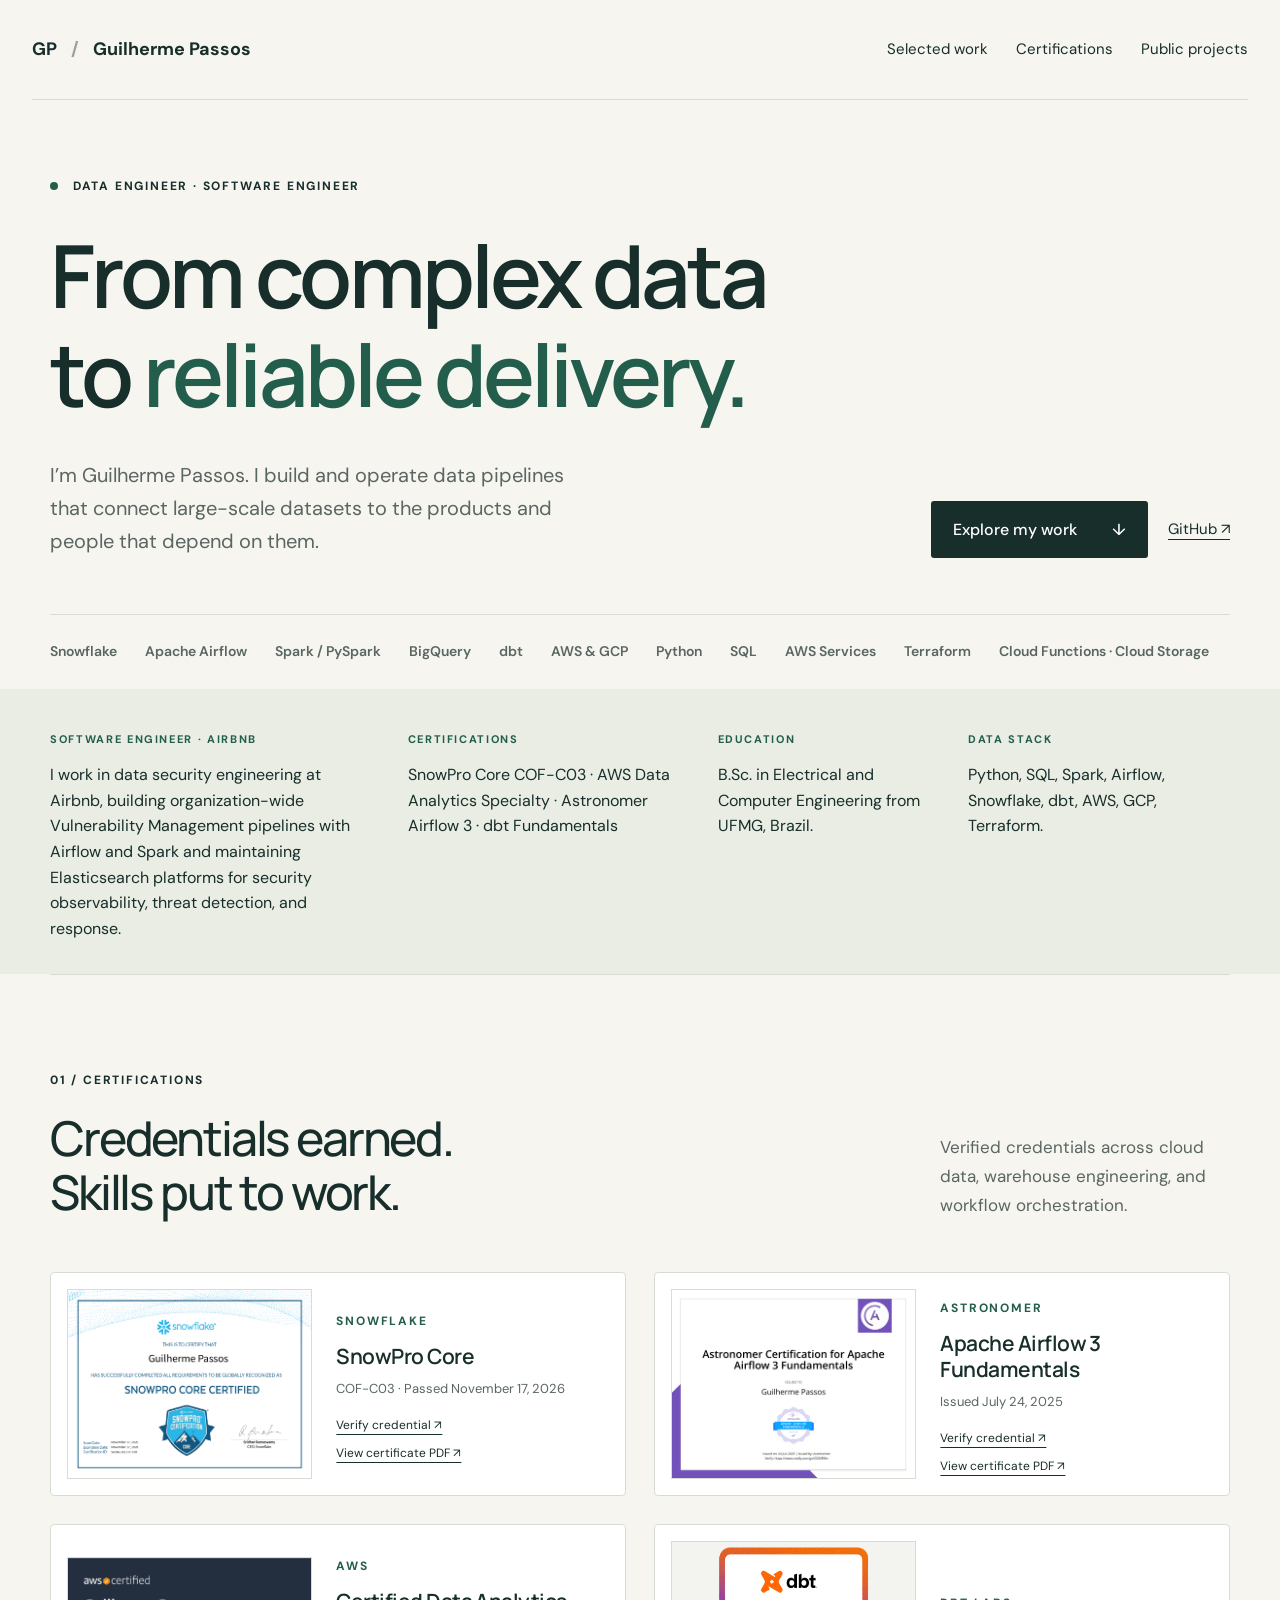
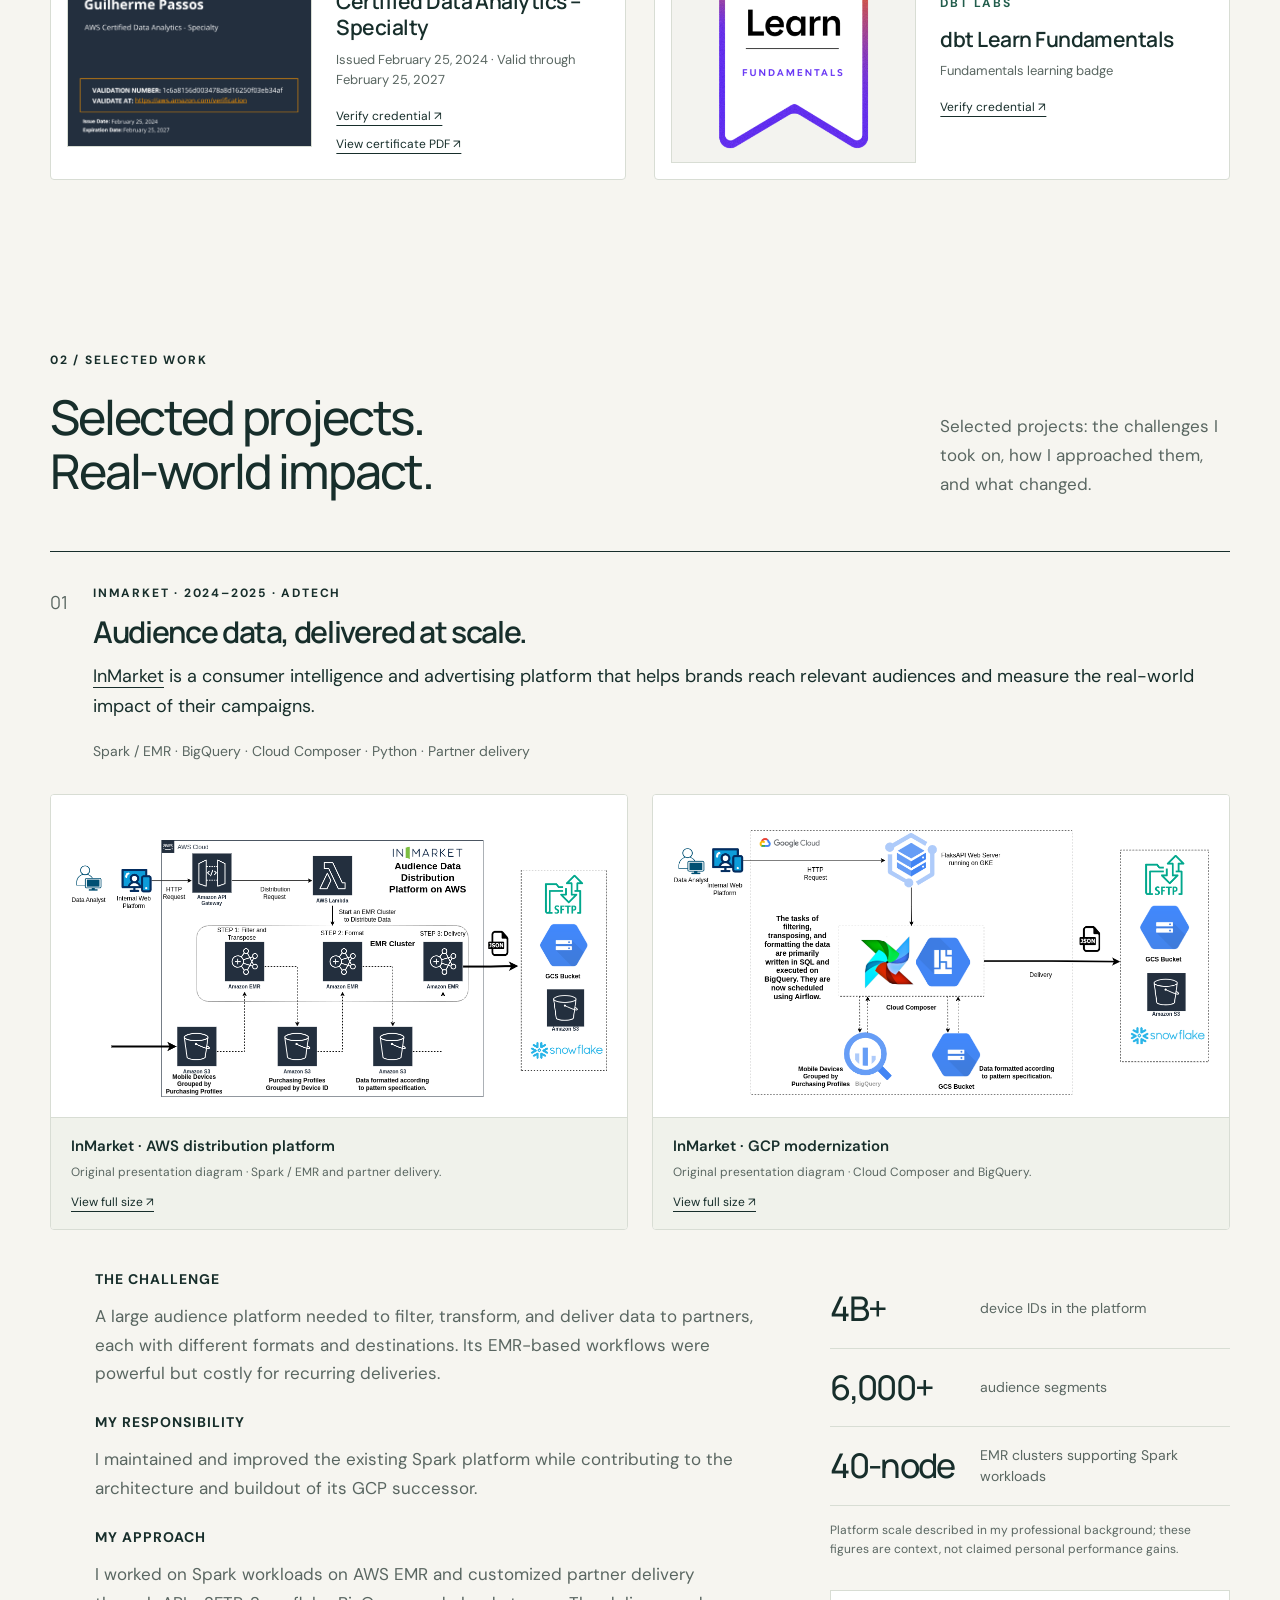
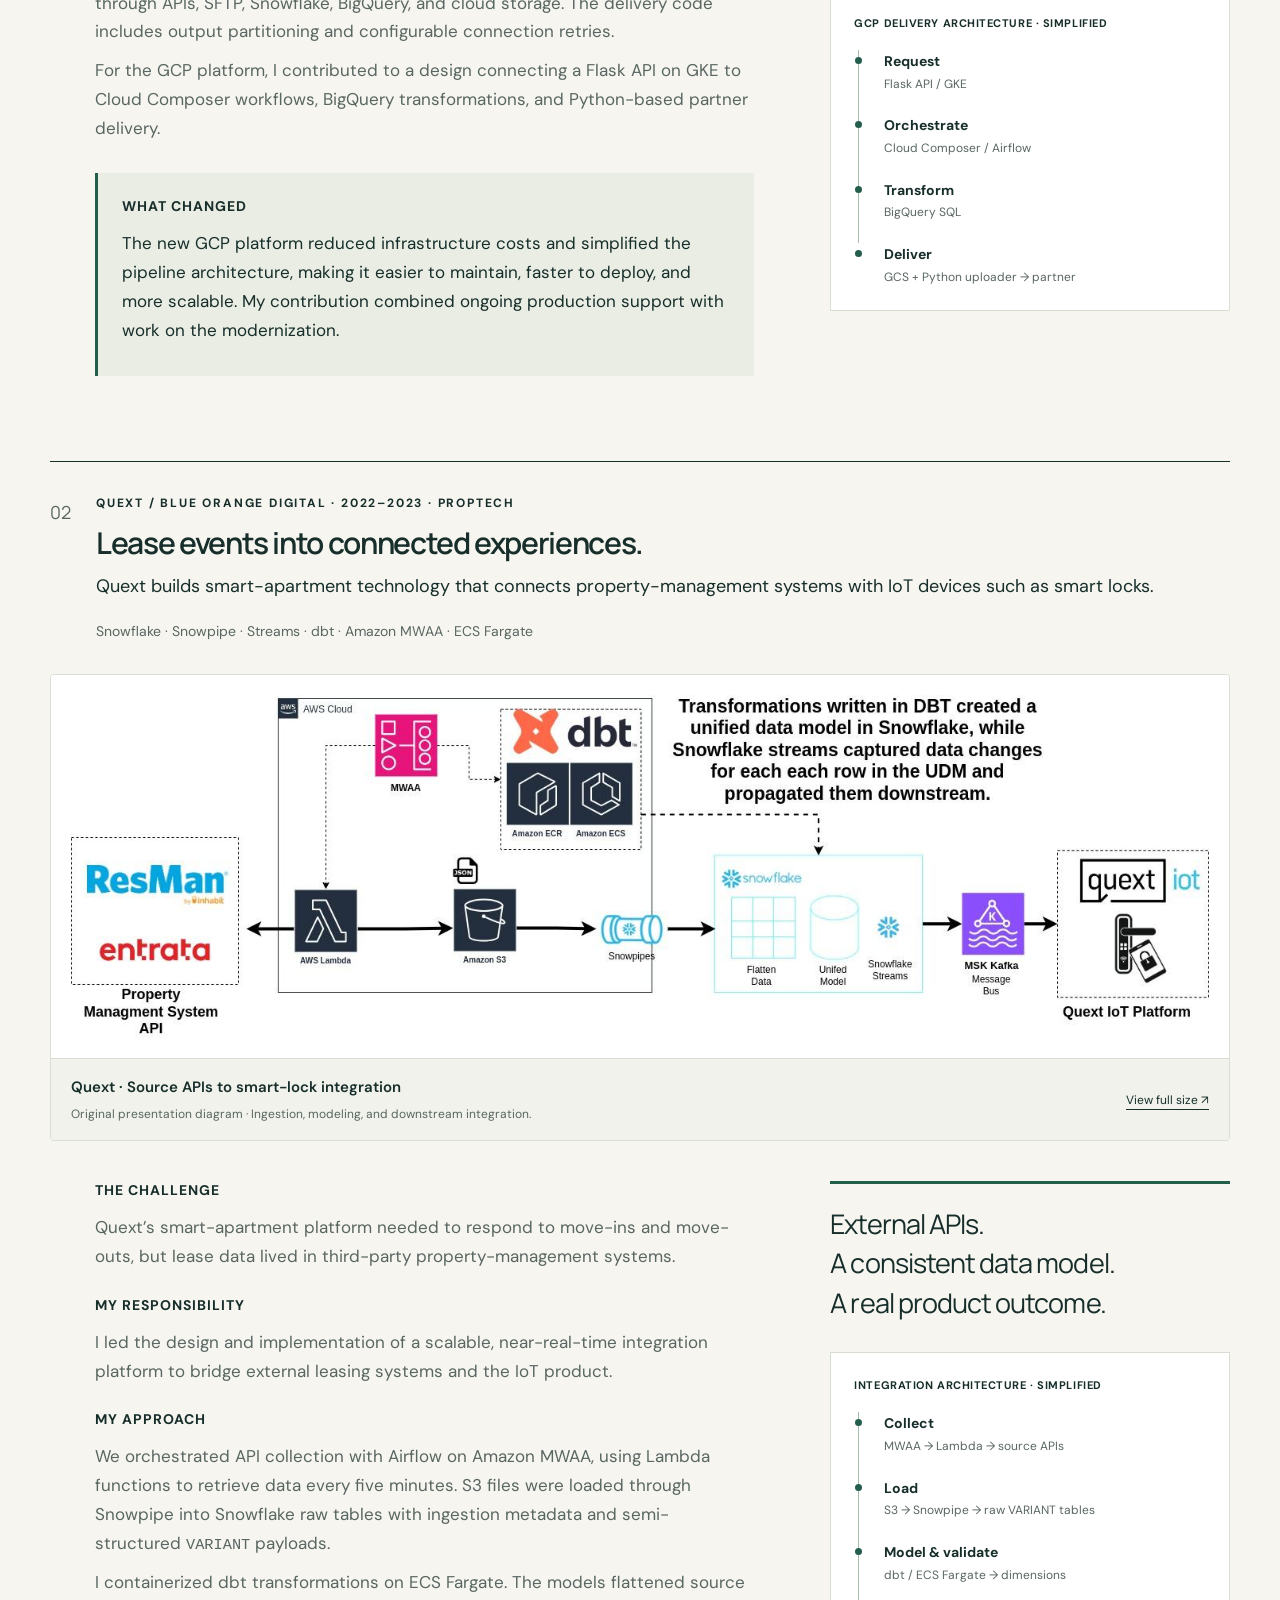
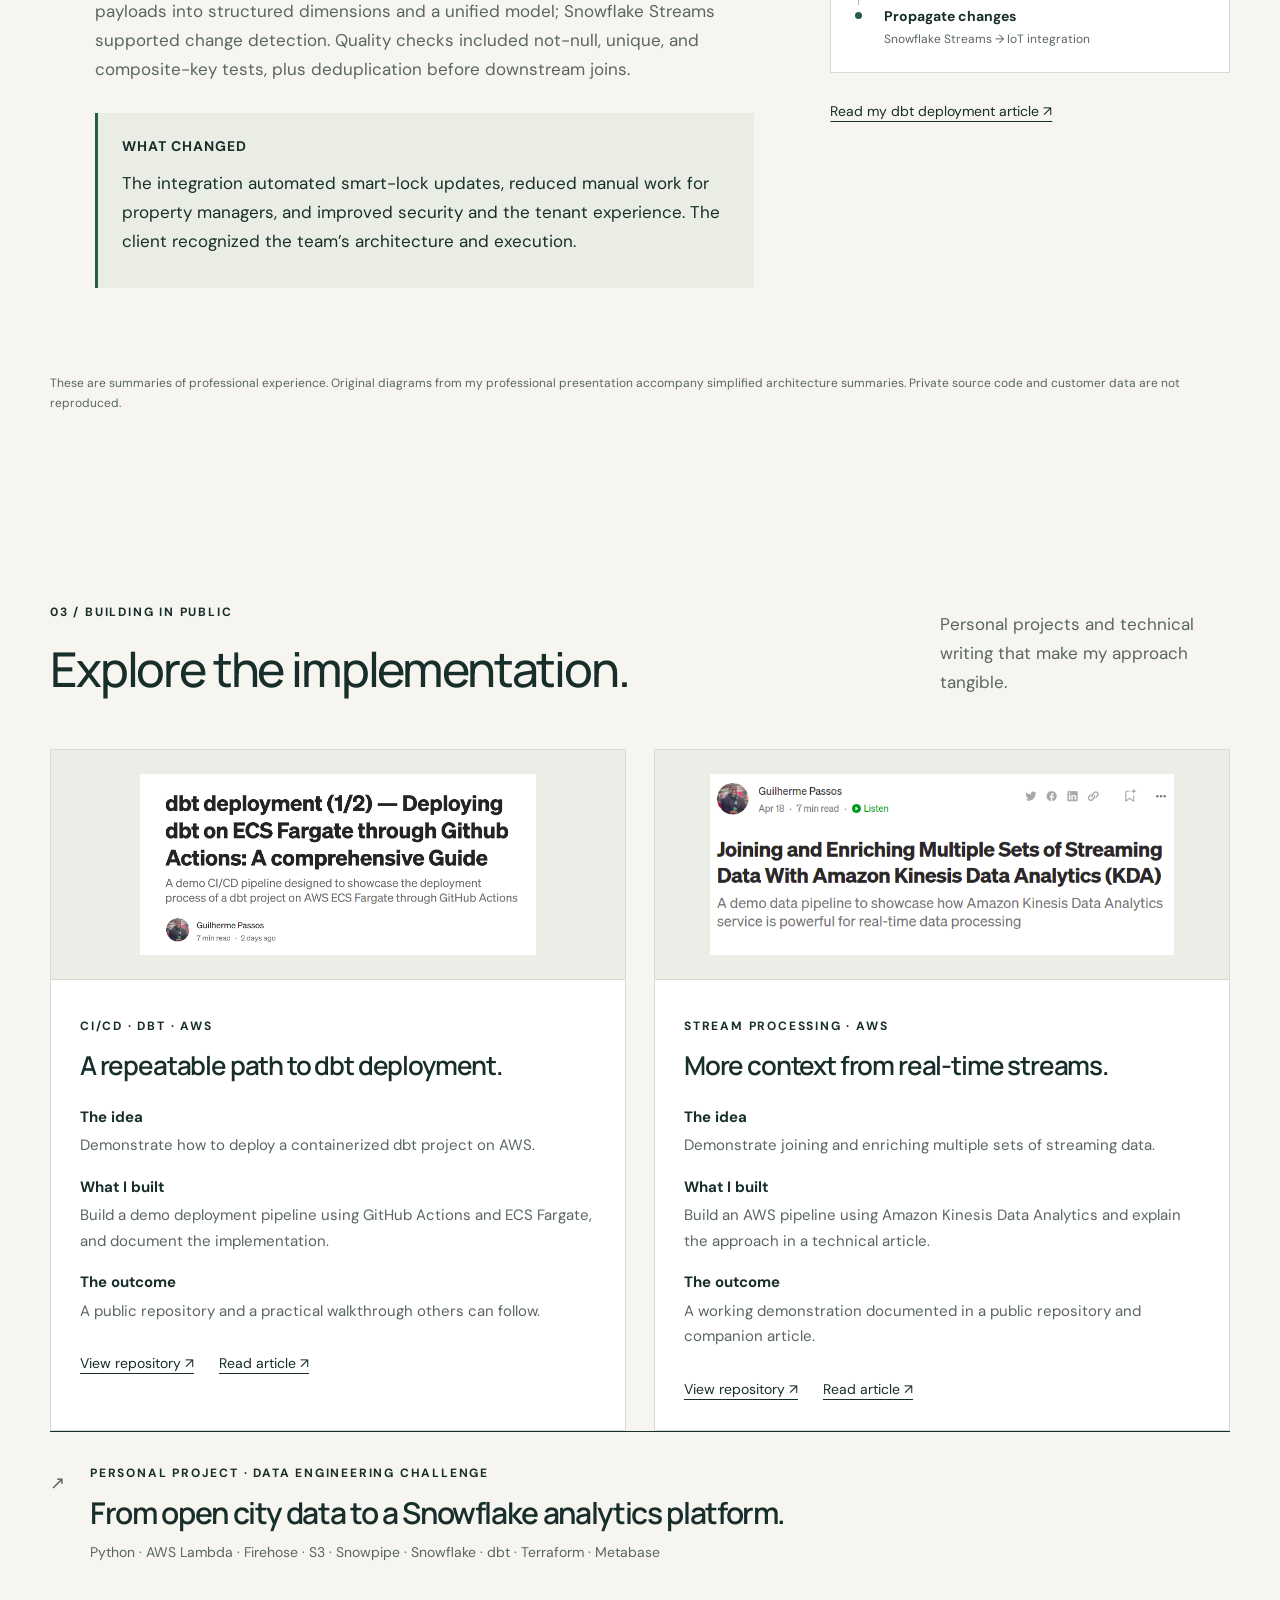
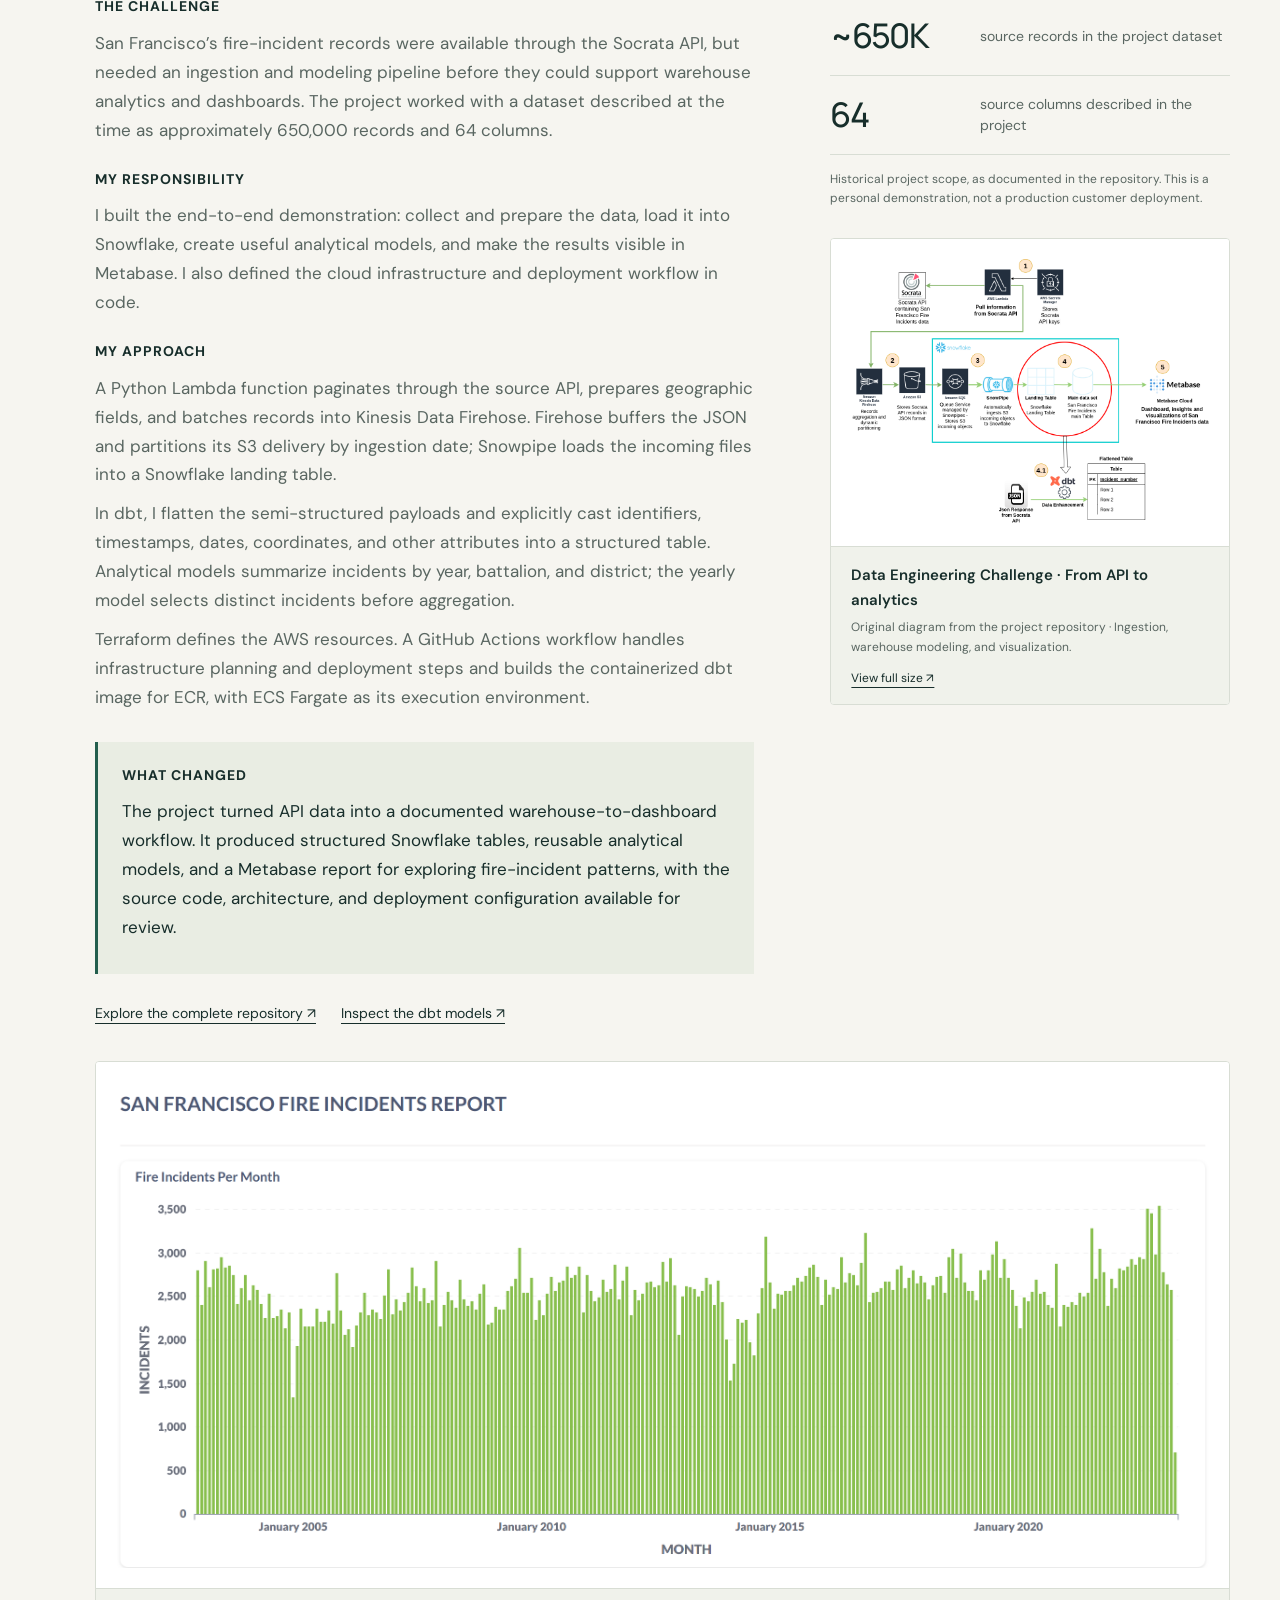
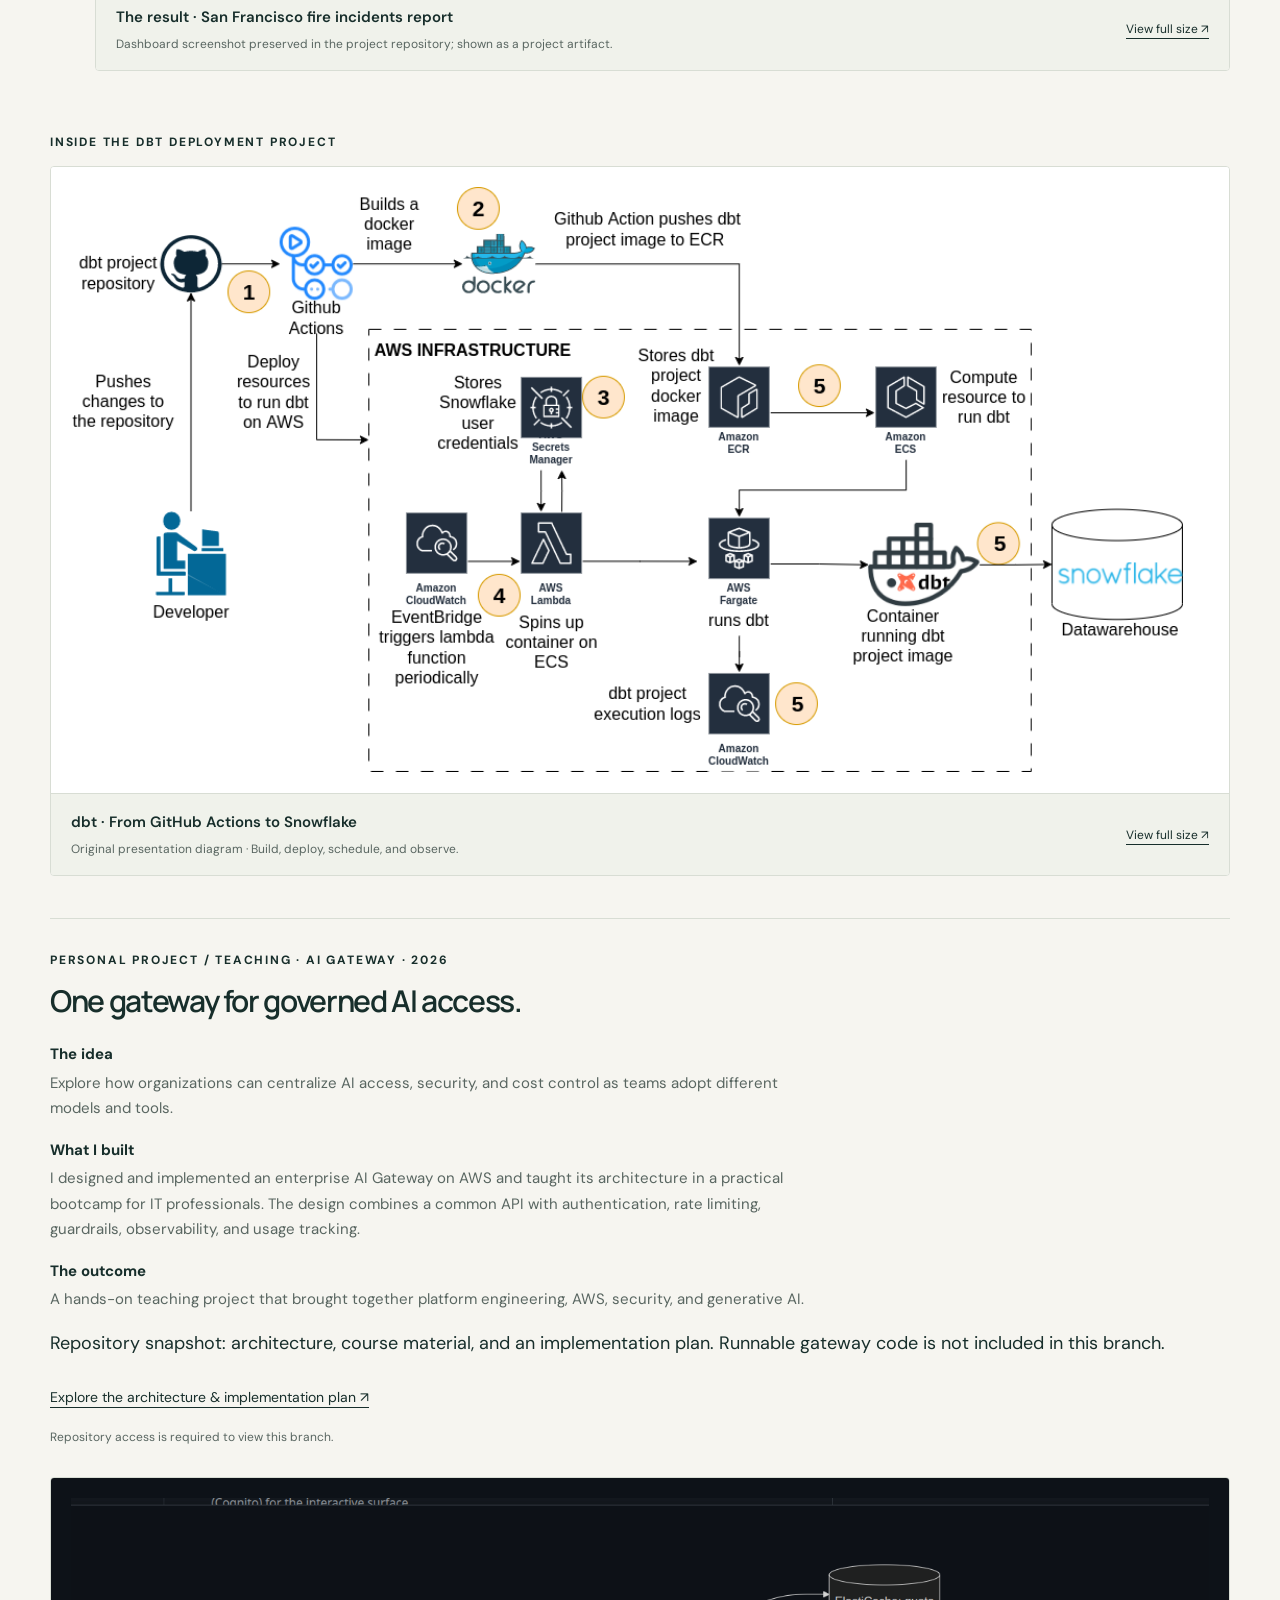
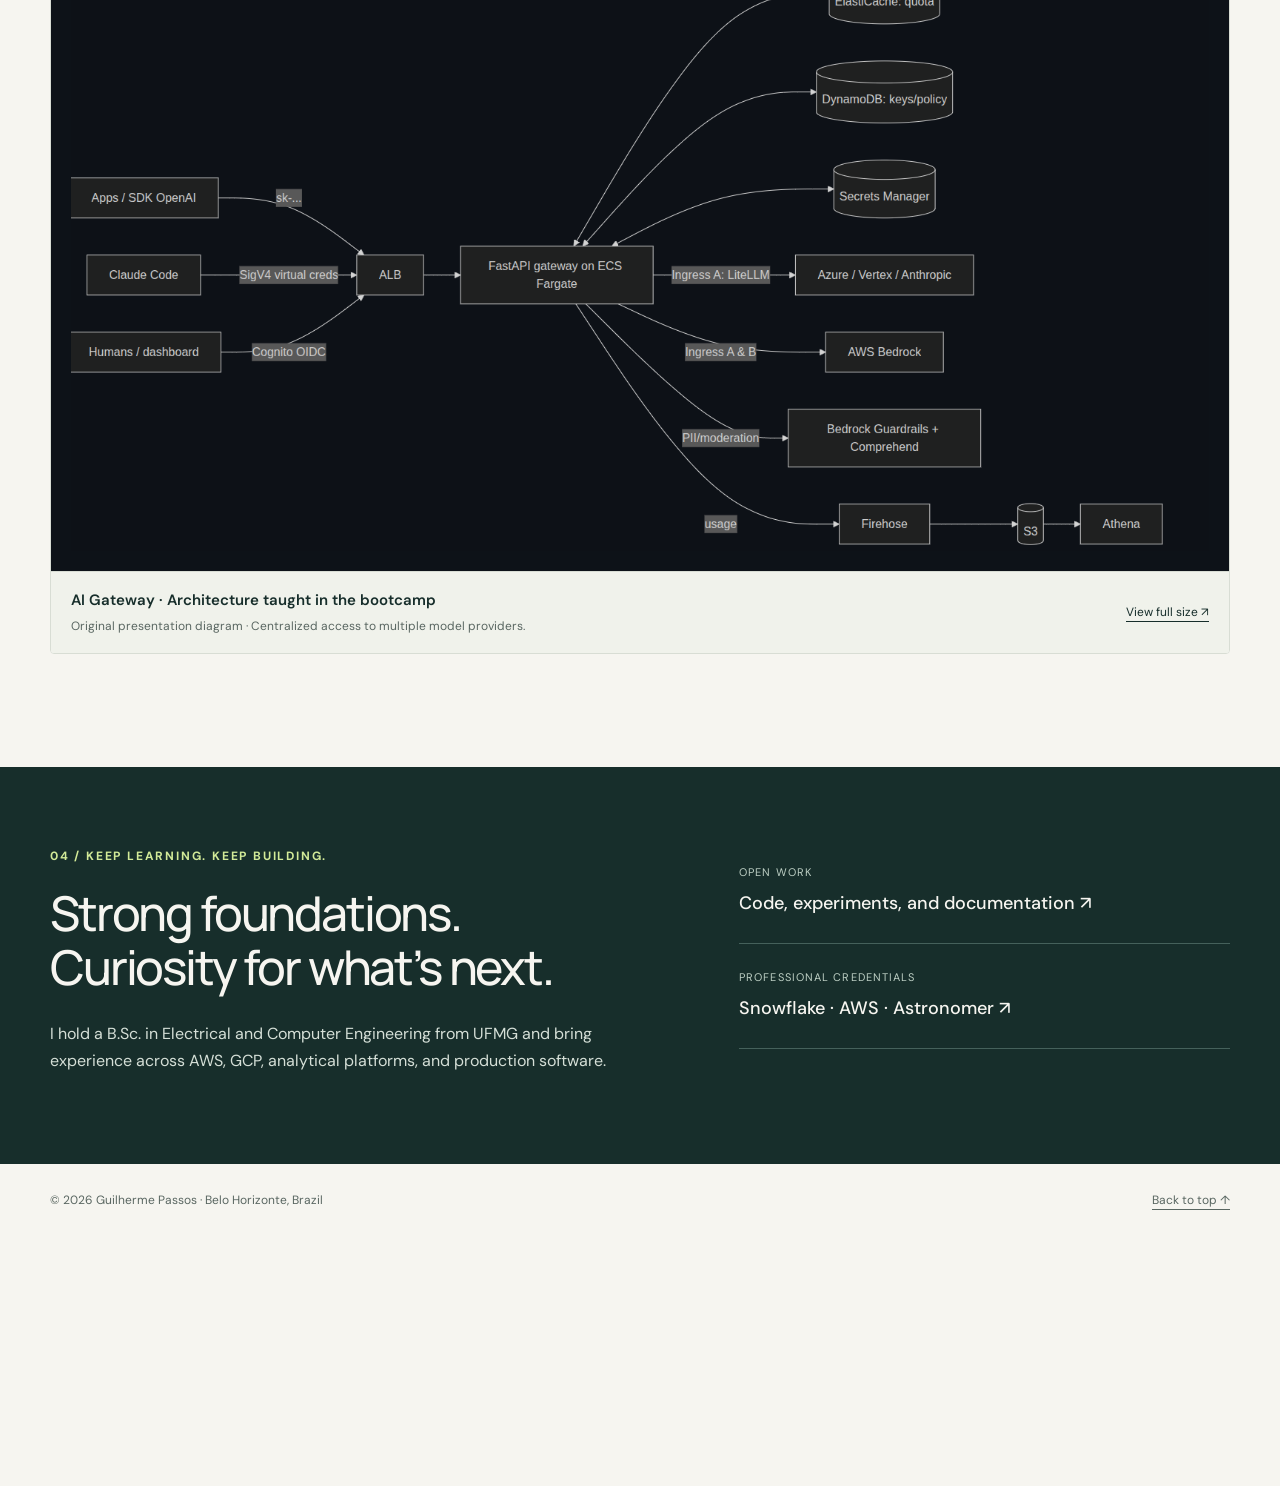
<file: index.html>
<!doctype html>
<html lang="en">
<head>
  <meta charset="utf-8">
  <meta name="viewport" content="width=device-width, initial-scale=1">
  <meta http-equiv="refresh" content="0; url=docs/">
  <meta name="description" content="Guilherme Passos — Data engineering portfolio, selected projects, and technical writing.">
  <link rel="canonical" href="https://gpass0s.github.io/data-engineering-portfolio/docs/">
  <title>Guilherme Passos — Data Engineering</title>
</head>
<body>
  <p><a href="docs/">Open Guilherme Passos’s data engineering portfolio</a></p>
</body>
</html>
</file>
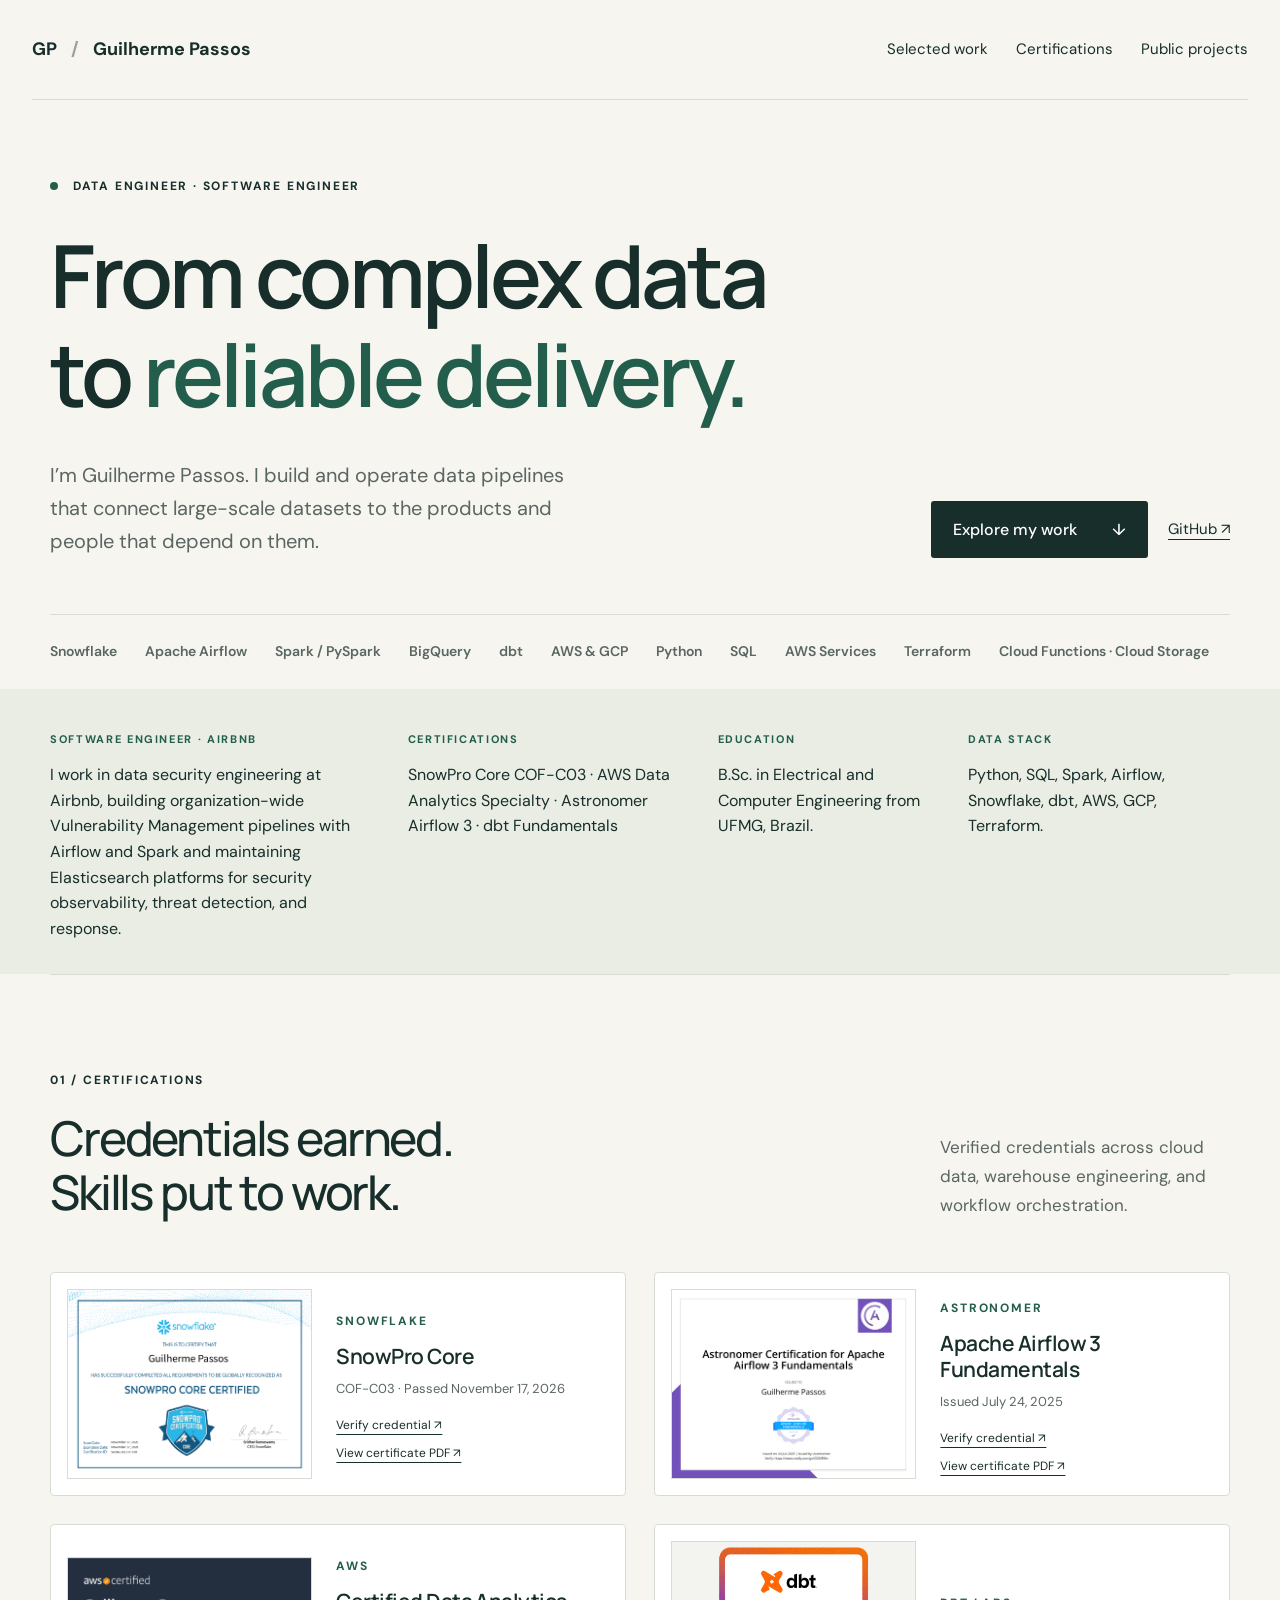
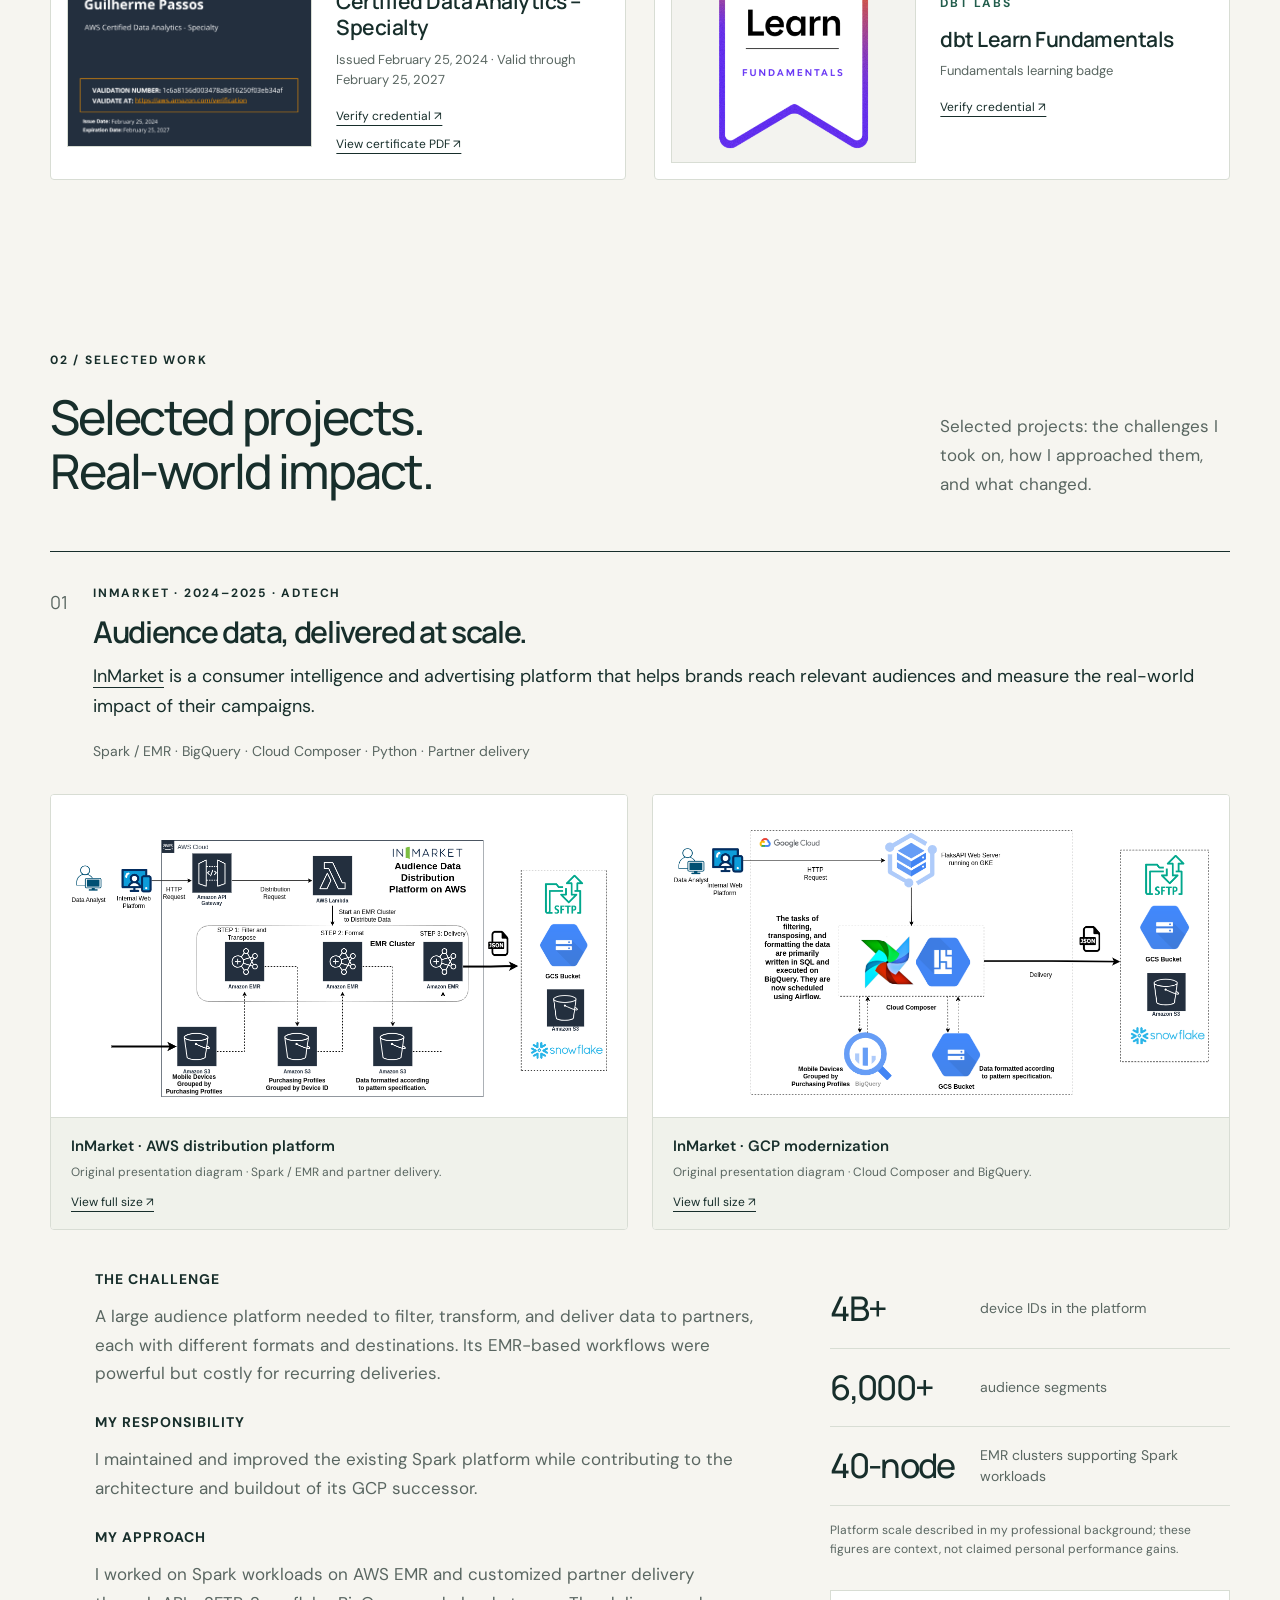
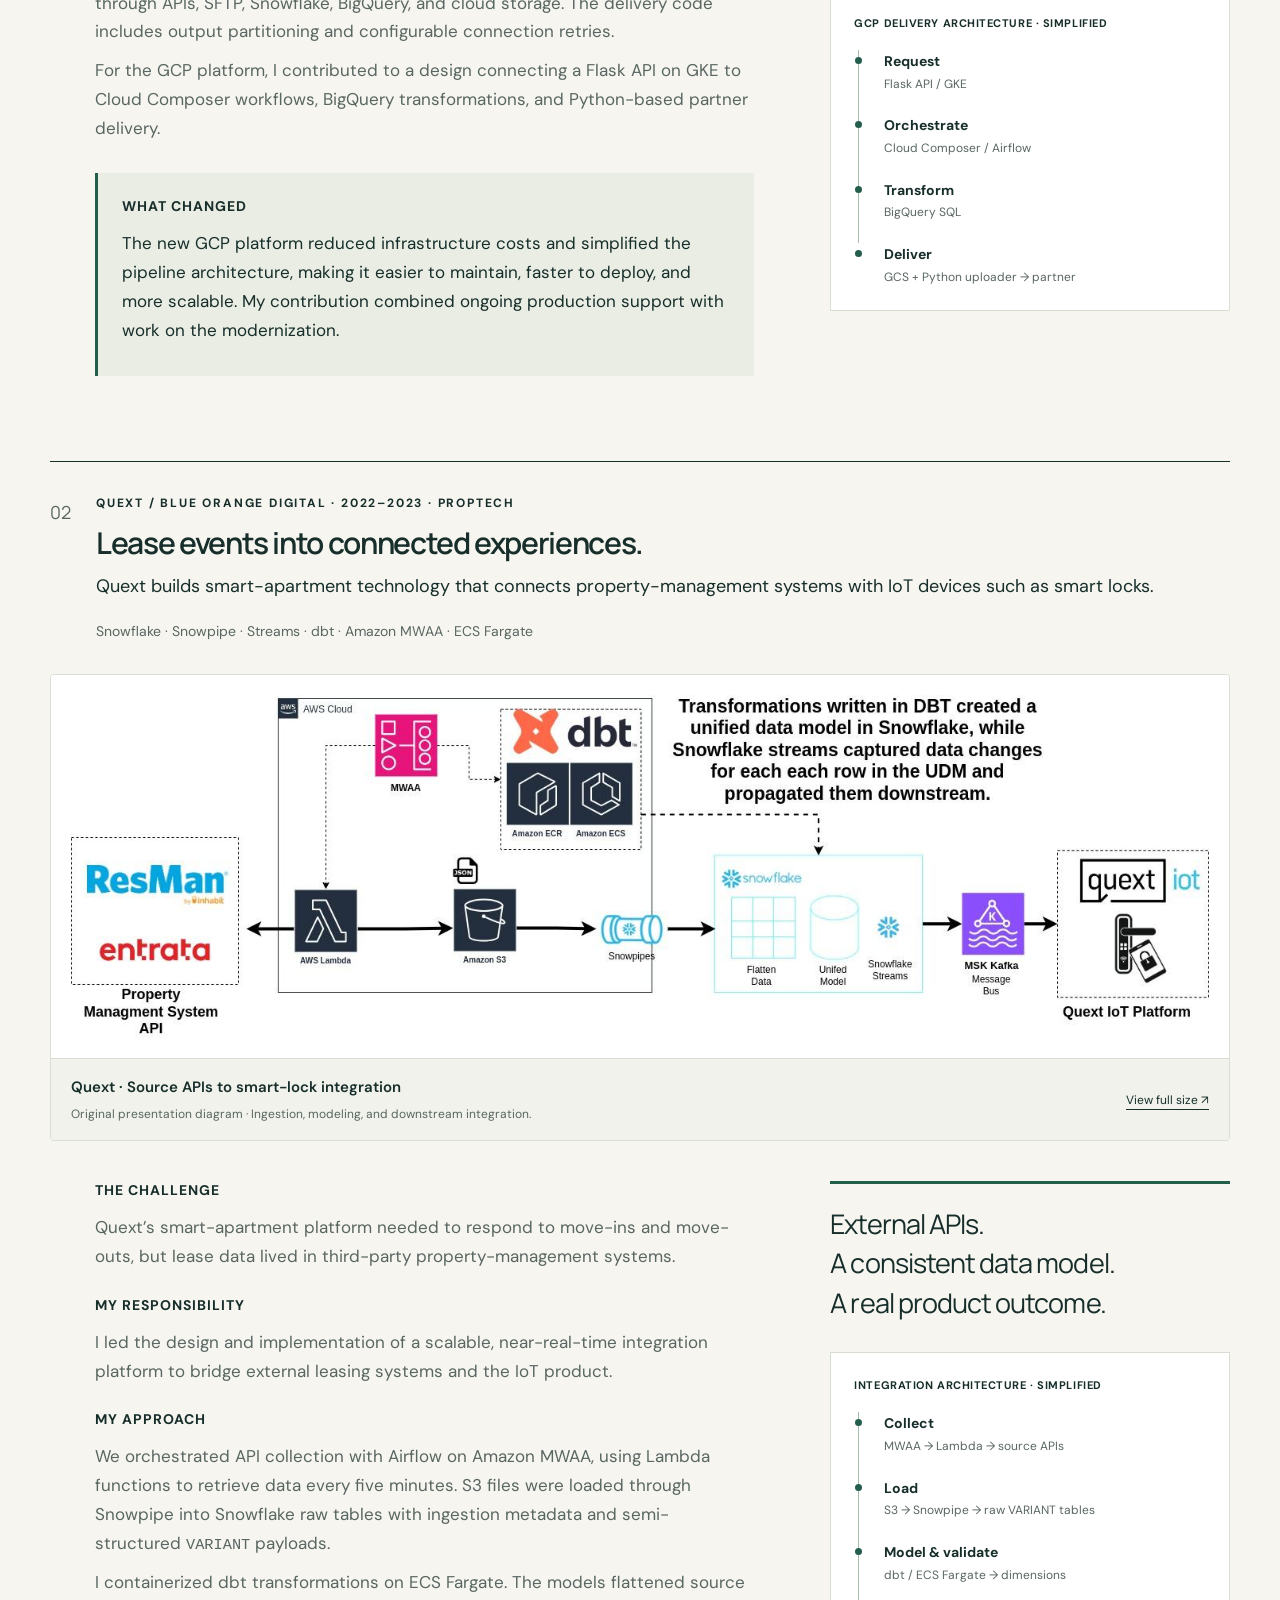
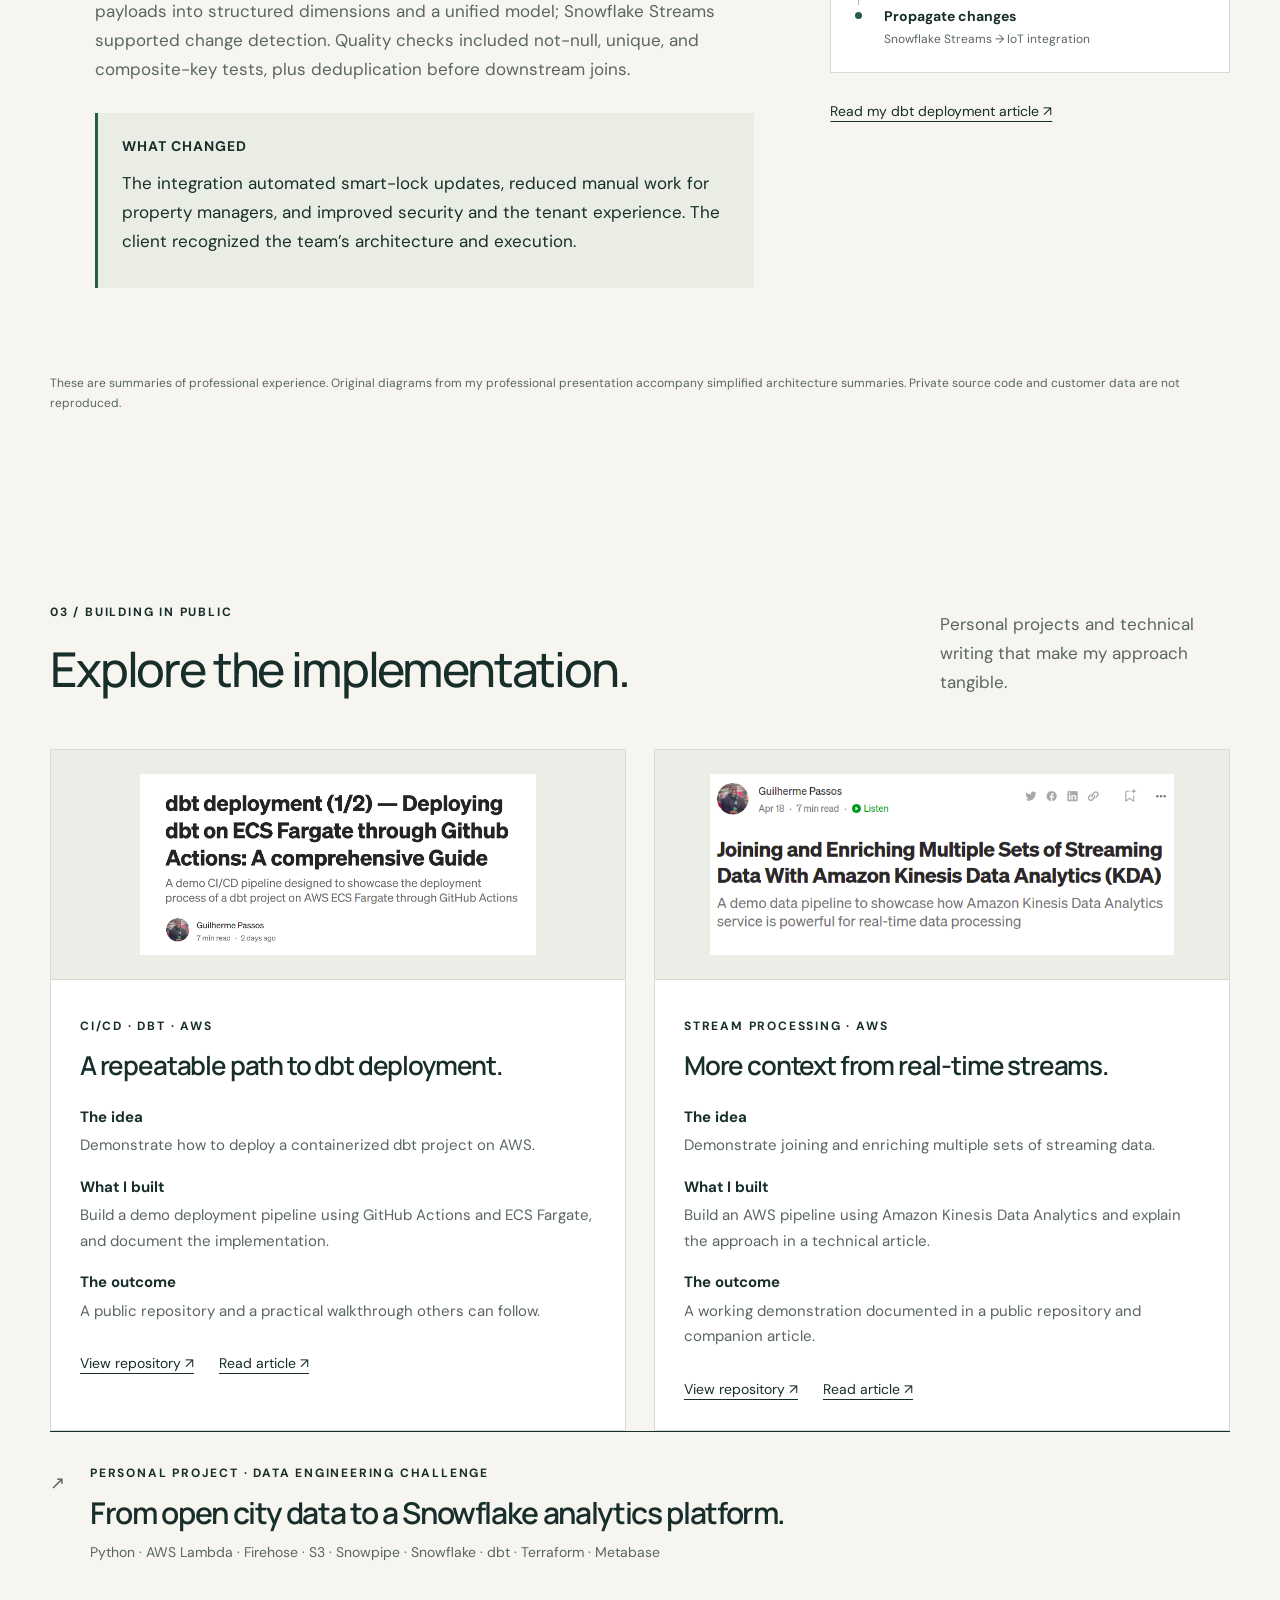
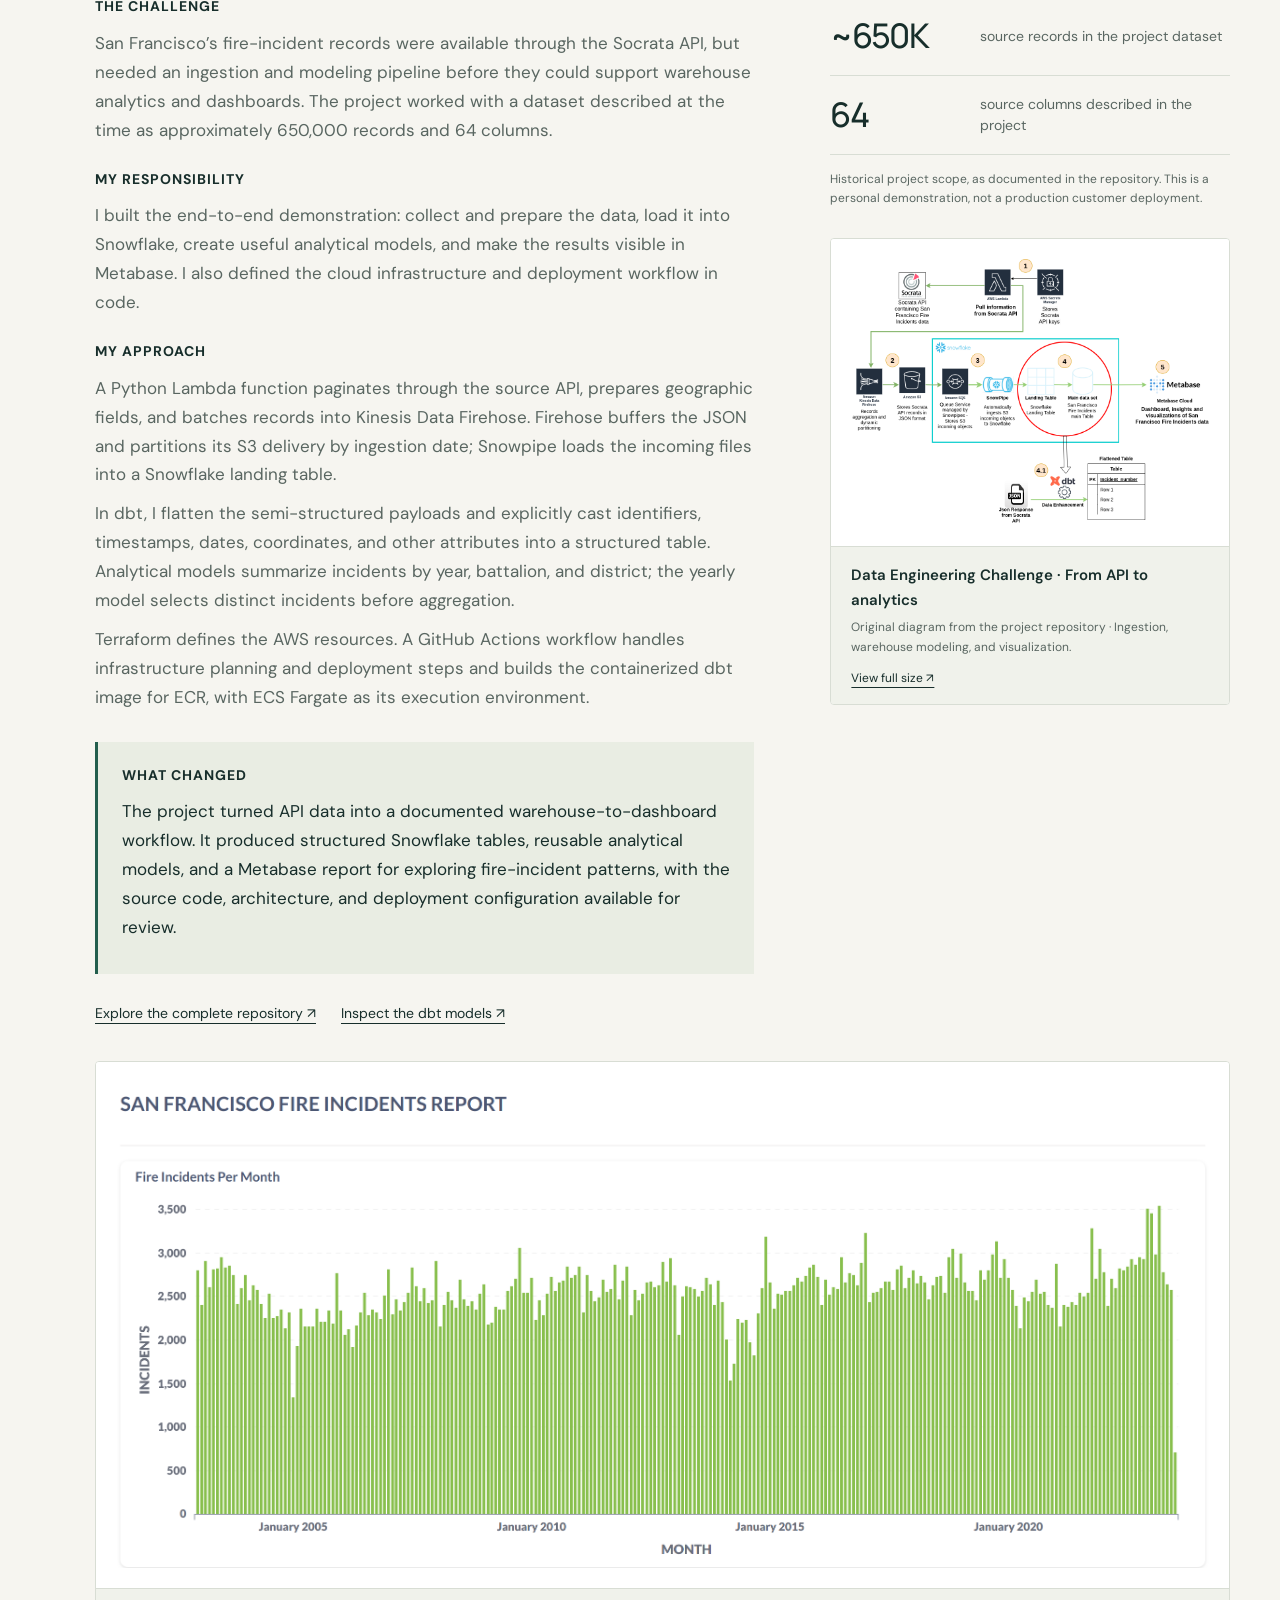
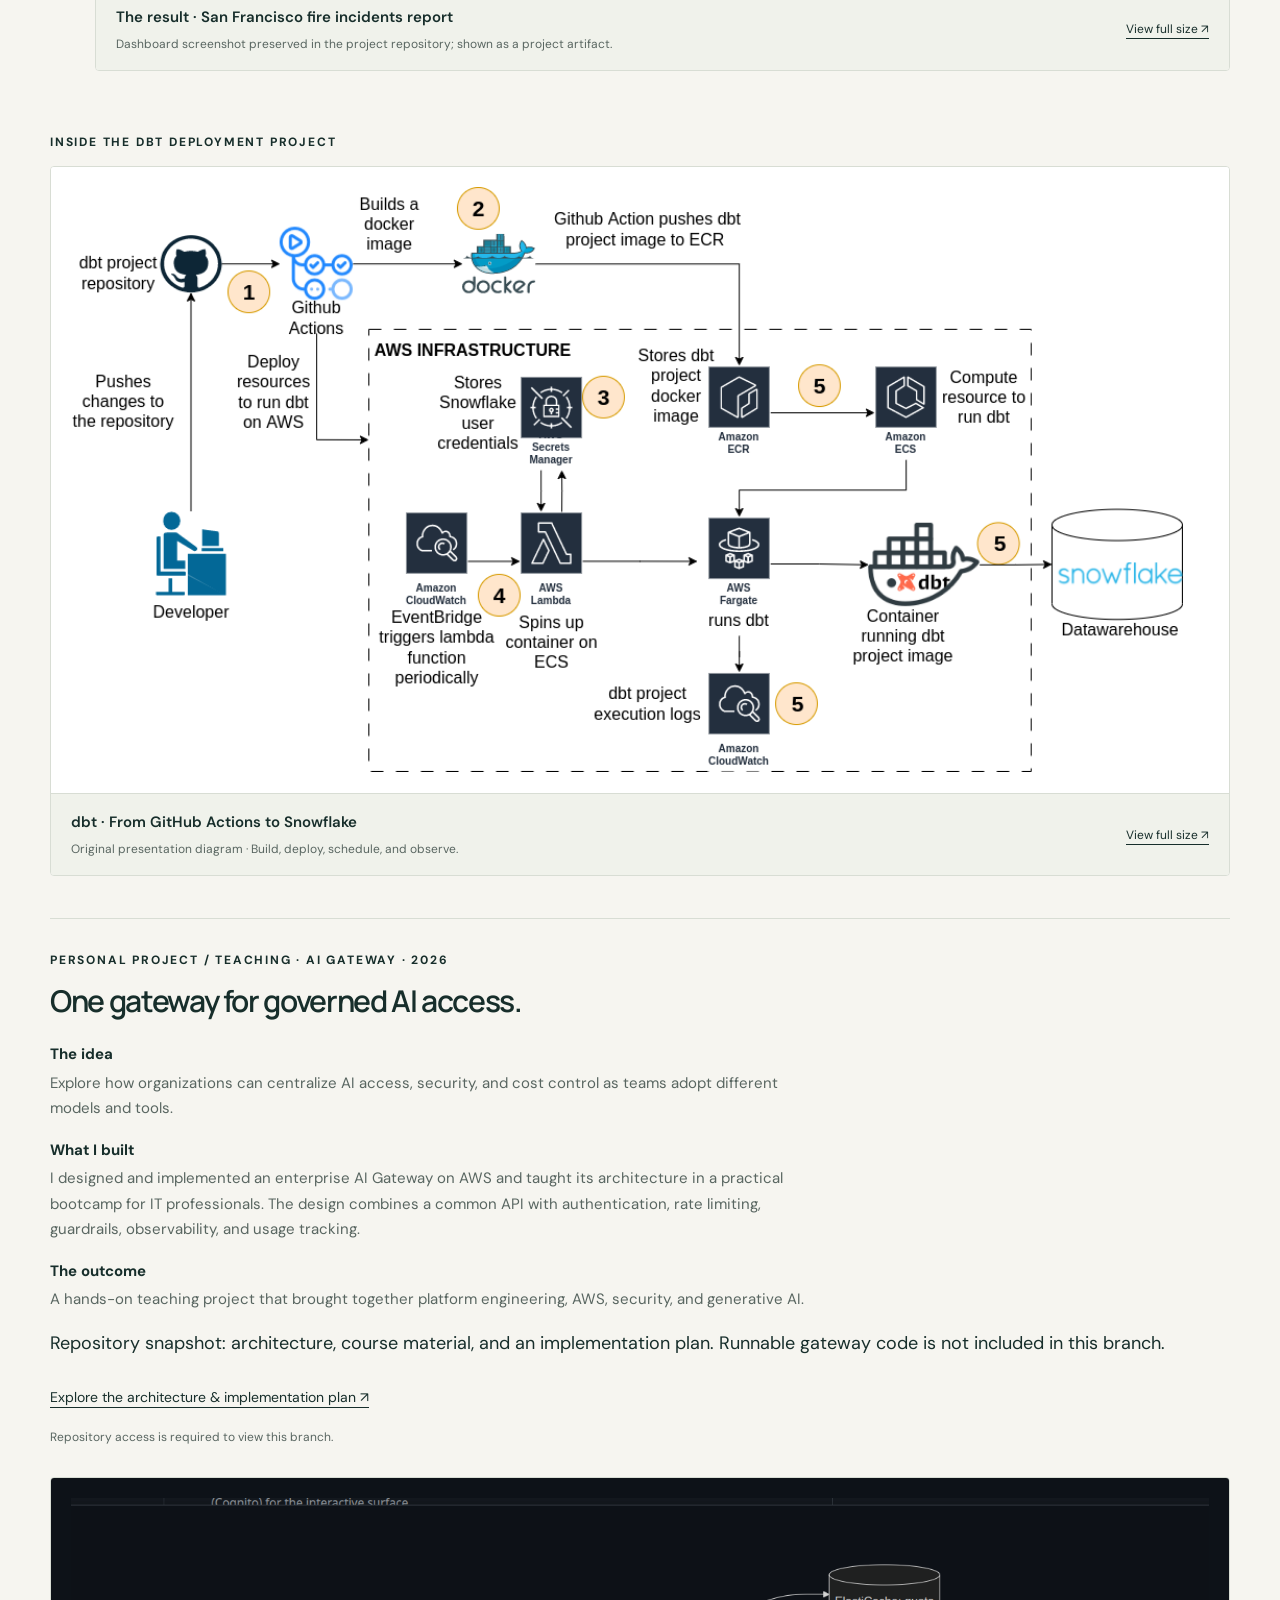
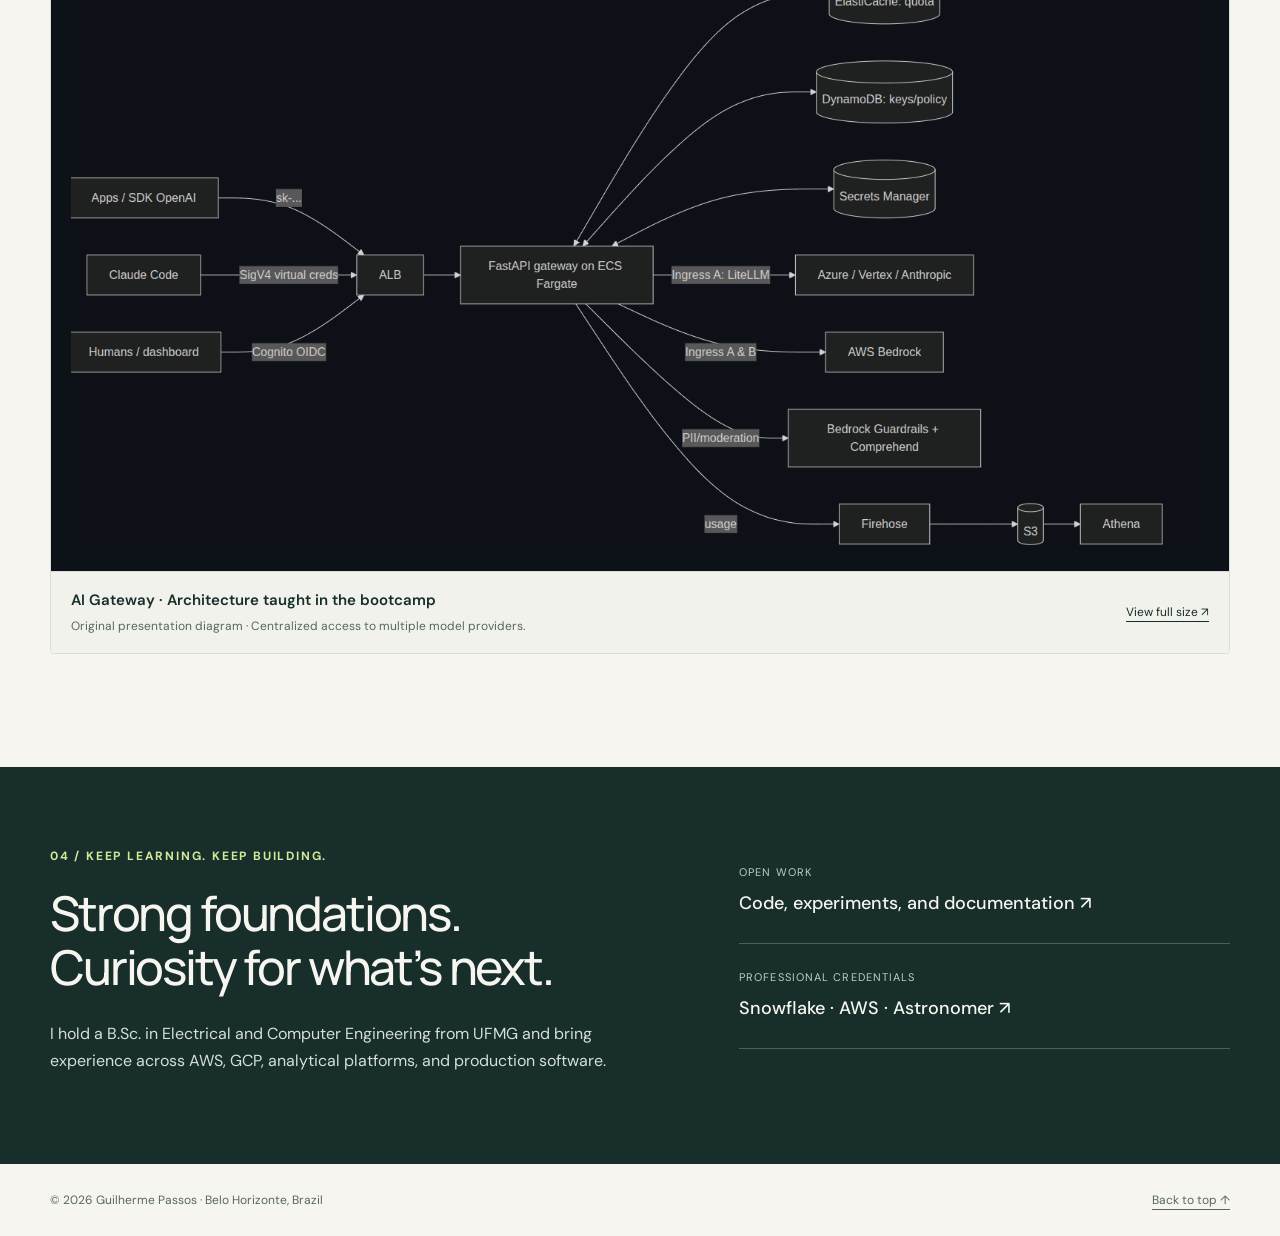
<file: docs/index.html>
<!doctype html>
<html lang="en">
<head>
<meta charset="utf-8"><meta name="viewport" content="width=device-width, initial-scale=1">
<meta name="description" content="Guilherme Passos — Data Cloud Engineer with 7+ years of experience in Snowflake, Spark, Airflow, AWS, GCP, and scalable data platforms.">
<meta name="theme-color" content="#122c2a">
<title>Guilherme Passos — Data Engineering</title>
<link rel="stylesheet" href="styles.css">
</head>
<body>
<a class="skip" href="#main">Skip to content</a>
<header class="site-header"><a class="wordmark" href="#">GP<span> / </span>Guilherme Passos</a><nav aria-label="Main navigation"><a href="#work">Selected work</a><a href="#certifications">Certifications</a><a href="#projects">Public projects</a></nav></header>
<main id="main">
<section class="hero wrap">
<div class="eyebrow"><span class="status-dot"></span> DATA ENGINEER · SOFTWARE ENGINEER</div>
<h1>From complex data<br>to <em>reliable delivery.</em></h1>
<div class="hero-bottom"><p>I’m Guilherme Passos. I build and operate data pipelines that connect large-scale datasets to the products and people that depend on them.</p><div class="hero-links"><a class="button" href="#work">Explore my work <span>↓</span></a><a href="https://github.com/gpass0s">GitHub ↗</a></div></div>
<div class="expertise" aria-label="Core technologies"><span>Snowflake</span><span>Apache Airflow</span><span>Spark / PySpark</span><span>BigQuery</span><span>dbt</span><span>AWS &amp; GCP</span><span>Python</span><span>SQL</span><span>AWS Services</span><span>Terraform</span><span>Cloud Functions · Cloud Storage</span></div>
</section>
<section class="intro-band"><div class="wrap intro-grid"><div><span class="eyebrow">SOFTWARE ENGINEER · AIRBNB</span><p>I work in data security engineering at Airbnb, building organization-wide Vulnerability Management pipelines with Airflow and Spark and maintaining Elasticsearch platforms for security observability, threat detection, and response.</p></div><div><span class="eyebrow">CERTIFICATIONS</span><p>SnowPro Core COF-C03 · AWS Data Analytics Specialty · Astronomer Airflow 3 · dbt Fundamentals</p></div><div><span class="eyebrow">EDUCATION</span><p>B.Sc. in Electrical and Computer Engineering from UFMG, Brazil.</p></div><div><span class="eyebrow">DATA STACK</span><p>Python, SQL, Spark, Airflow, Snowflake, dbt, AWS, GCP, Terraform.</p></div></div></section>
<section id="certifications" class="wrap section certifications"><div class="section-heading"><div><span class="eyebrow">01 / CERTIFICATIONS</span><h2>Credentials earned.<br>Skills put to work.</h2></div><p>Verified credentials across cloud data, warehouse engineering, and workflow orchestration.</p></div><div class="cert-grid"><article class="cert-card"><a class="cert-preview" href="assets/certifications/snowpro-core-cof-c03.pdf" target="_blank" rel="noopener" aria-label="Open SnowPro Core certificate PDF"><img src="assets/certifications/snowpro-core-cof-c03.png" alt="SnowPro Core certification issued to Guilherme Passos by Snowflake, exam code COF-C03, issued November 17, 2026."></a><div class="cert-copy"><span class="eyebrow">SNOWFLAKE</span><h3>SnowPro Core</h3><p>COF-C03 · Passed November 17, 2026</p><div class="cert-links"><a href="https://achieve.snowflake.com/6665ba24-2c44-462e-a2ad-8d625ac378ff#acc.RHi6vVr0" target="_blank" rel="noopener">Verify credential ↗</a><a href="assets/certifications/snowpro-core-cof-c03.pdf" target="_blank" rel="noopener">View certificate PDF ↗</a></div></div></article><article class="cert-card"><a class="cert-preview" href="assets/certifications/astronomer-airflow3.pdf" target="_blank" rel="noopener" aria-label="Open Apache Airflow 3 Fundamentals certificate PDF"><img src="assets/certifications/astronomer-airflow3.png" alt="Astronomer Certification for Apache Airflow 3 Fundamentals, issued to Guilherme Passos July 24, 2025."></a><div class="cert-copy"><span class="eyebrow">ASTRONOMER</span><h3>Apache Airflow 3 Fundamentals</h3><p>Issued July 24, 2025</p><div class="cert-links"><a href="https://www.credly.com/badges/b779e104-75c5-4a9c-93f5-485f1810cb02" target="_blank" rel="noopener">Verify credential ↗</a><a href="assets/certifications/astronomer-airflow3.pdf" target="_blank" rel="noopener">View certificate PDF ↗</a></div></div></article><article class="cert-card"><a class="cert-preview" href="assets/certifications/aws-data-analytics-specialty.pdf" target="_blank" rel="noopener" aria-label="Open Certified Data Analytics – Specialty certificate PDF"><img src="assets/certifications/aws-data-analytics-specialty.png" alt="AWS Certified Data Analytics Specialty certificate issued to Guilherme Passos, February 25, 2024."></a><div class="cert-copy"><span class="eyebrow">AWS</span><h3>Certified Data Analytics – Specialty</h3><p>Issued February 25, 2024 · Valid through February 25, 2027</p><div class="cert-links"><a href="https://www.credly.com/badges/e1eb7589-2136-477a-b343-76576477d88d/" target="_blank" rel="noopener">Verify credential ↗</a><a href="assets/certifications/aws-data-analytics-specialty.pdf" target="_blank" rel="noopener">View certificate PDF ↗</a></div></div></article><article class="cert-card"><div class="cert-preview"><img src="assets/certifications/dbt-learn-fundamentals.png" alt="dbt Learn Fundamentals badge"></div><div class="cert-copy"><span class="eyebrow">DBT LABS</span><h3>dbt Learn Fundamentals</h3><p>Fundamentals learning badge</p><div class="cert-links"><a href="https://www.credential.net/4454de6d-4fe1-4289-b08b-de8d7758b8a4#acc.KPNnGXAc" target="_blank" rel="noopener">Verify credential ↗</a></div></div></article></div></section>


<section id="work" class="wrap section">
<div class="section-heading"><div><span class="eyebrow">02 / SELECTED WORK</span><h2>Selected projects.<br>Real-world impact.</h2></div><p>Selected projects: the challenges I took on, how I approached them, and what changed.</p></div>
<article class="case" id="inmarket">
<div class="case-head"><div class="case-number">01</div><div><div class="eyebrow">INMARKET · 2024–2025 · ADTECH</div><h3>Audience data, delivered at scale.</h3><p class="case-context"><a href="https://inmarket.com/about-us/">InMarket</a> is a consumer intelligence and advertising platform that helps brands reach relevant audiences and measure the real-world impact of their campaigns.</p><p class="case-subtitle">Spark / EMR · BigQuery · Cloud Composer · Python · Partner delivery</p></div></div>
<div class="architecture-gallery"><figure class="presentation-figure"><a href="assets/inmarket-aws.png" target="_blank" rel="noopener" aria-label="Open full-size image: InMarket · AWS distribution platform (new tab)"><img src="assets/inmarket-aws.png" width="1067" height="561" alt="InMarket AWS architecture: API Gateway and Lambda start EMR processing to filter, transpose, format, and deliver audience data from S3 to partner destinations."></a><figcaption><div><strong>InMarket · AWS distribution platform</strong><span>Original presentation diagram · Spark / EMR and partner delivery.</span></div><a href="assets/inmarket-aws.png" target="_blank" rel="noopener">View full size ↗<span class="sr-only"> (new tab)</span></a></figcaption></figure><figure class="presentation-figure"><a href="assets/inmarket-gcp.png" target="_blank" rel="noopener" aria-label="Open full-size image: InMarket · GCP modernization (new tab)"><img src="assets/inmarket-gcp.png" width="1035" height="537" alt="InMarket GCP architecture: a Flask API on GKE triggers Airflow in Cloud Composer, with BigQuery transformations and delivery to partner destinations."></a><figcaption><div><strong>InMarket · GCP modernization</strong><span>Original presentation diagram · Cloud Composer and BigQuery.</span></div><a href="assets/inmarket-gcp.png" target="_blank" rel="noopener">View full size ↗<span class="sr-only"> (new tab)</span></a></figcaption></figure></div>
<div class="case-layout"><div class="star"><section><h4>The challenge</h4><p>A large audience platform needed to filter, transform, and deliver data to partners, each with different formats and destinations. Its EMR-based workflows were powerful but costly for recurring deliveries.</p></section><section><h4>My responsibility</h4><p>I maintained and improved the existing Spark platform while contributing to the architecture and buildout of its GCP successor.</p></section><section><h4>My approach</h4><p>I worked on Spark workloads on AWS EMR and customized partner delivery through APIs, SFTP, Snowflake, BigQuery, and cloud storage. The delivery code includes output partitioning and configurable connection retries.</p><p>For the GCP platform, I contributed to a design connecting a Flask API on GKE to Cloud Composer workflows, BigQuery transformations, and Python-based partner delivery.</p></section><section class="result"><h4>What changed</h4><p>The new GCP platform reduced infrastructure costs and simplified the pipeline architecture, making it easier to maintain, faster to deploy, and more scalable. My contribution combined ongoing production support with work on the modernization.</p></section></div><aside class="case-aside"><div class="metric"><strong>4B+</strong><span>device IDs in the platform</span></div><div class="metric"><strong>6,000+</strong><span>audience segments</span></div><div class="metric"><strong>40-node</strong><span>EMR clusters supporting Spark workloads</span></div><p class="caption">Platform scale described in my professional background; these figures are context, not claimed personal performance gains.</p><figure class="flow"><figcaption>GCP delivery architecture · simplified</figcaption><ol><li><b>Request</b><span>Flask API / GKE</span></li><li><b>Orchestrate</b><span>Cloud Composer / Airflow</span></li><li><b>Transform</b><span>BigQuery SQL</span></li><li><b>Deliver</b><span>GCS + Python uploader → partner</span></li></ol></figure></aside></div>
</article>
<article class="case" id="quext">
<div class="case-head"><div class="case-number">02</div><div><div class="eyebrow">QUEXT / BLUE ORANGE DIGITAL · 2022–2023 · PROPTECH</div><h3>Lease events into connected experiences.</h3><p class="case-context">Quext builds smart-apartment technology that connects property-management systems with IoT devices such as smart locks.</p><p class="case-subtitle">Snowflake · Snowpipe · Streams · dbt · Amazon MWAA · ECS Fargate</p></div></div>
<figure class="presentation-figure"><a href="assets/quext-architecture.jpg" target="_blank" rel="noopener" aria-label="Open full-size image: Quext · Source APIs to smart-lock integration (new tab)"><img src="assets/quext-architecture.jpg" width="1431" height="432" alt="Quext architecture: MWAA orchestrates Lambda API collection, S3 and Snowpipe load Snowflake, dbt on ECS transforms the data, and Streams propagate changes through Kafka to the IoT platform."></a><figcaption><div><strong>Quext · Source APIs to smart-lock integration</strong><span>Original presentation diagram · Ingestion, modeling, and downstream integration.</span></div><a href="assets/quext-architecture.jpg" target="_blank" rel="noopener">View full size ↗<span class="sr-only"> (new tab)</span></a></figcaption></figure>
<div class="case-layout"><div class="star"><section><h4>The challenge</h4><p>Quext’s smart-apartment platform needed to respond to move-ins and move-outs, but lease data lived in third-party property-management systems.</p></section><section><h4>My responsibility</h4><p>I led the design and implementation of a scalable, near-real-time integration platform to bridge external leasing systems and the IoT product.</p></section><section><h4>My approach</h4><p>We orchestrated API collection with Airflow on Amazon MWAA, using Lambda functions to retrieve data every five minutes. S3 files were loaded through Snowpipe into Snowflake raw tables with ingestion metadata and semi-structured <code>VARIANT</code> payloads.</p><p>I containerized dbt transformations on ECS Fargate. The models flattened source payloads into structured dimensions and a unified model; Snowflake Streams supported change detection. Quality checks included not-null, unique, and composite-key tests, plus deduplication before downstream joins.</p></section><section class="result"><h4>What changed</h4><p>The integration automated smart-lock updates, reduced manual work for property managers, and improved security and the tenant experience. The client recognized the team’s architecture and execution.</p></section></div><aside class="case-aside"><div class="pullquote">External APIs.<br>A consistent data model.<br>A real product outcome.</div><figure class="flow"><figcaption>Integration architecture · simplified</figcaption><ol><li><b>Collect</b><span>MWAA → Lambda → source APIs</span></li><li><b>Load</b><span>S3 → Snowpipe → raw VARIANT tables</span></li><li><b>Model &amp; validate</b><span>dbt / ECS Fargate → dimensions</span></li><li><b>Propagate changes</b><span>Snowflake Streams → IoT integration</span></li></ol></figure><a class="text-link" href="https://medium.com/@guilhermeepassos/dbt-deployment-1-2-deploying-dbt-on-ecs-fargate-through-github-actions-a-comprehensive-guide-a5e1c4b4dec7">Read my dbt deployment article ↗</a></aside></div>
</article>



<p class="section-note">These are summaries of professional experience. Original diagrams from my professional presentation accompany simplified architecture summaries. Private source code and customer data are not reproduced.</p>
</section>
<section id="projects" class="wrap section"><div class="section-heading"><div><span class="eyebrow">03 / BUILDING IN PUBLIC</span><h2>Explore the implementation.</h2></div><p>Personal projects and technical writing that make my approach tangible.</p></div>
<div class="project-grid"><article class="project"><a class="project-image" href="https://medium.com/@guilhermeepassos/dbt-deployment-1-2-deploying-dbt-on-ecs-fargate-through-github-actions-a-comprehensive-guide-a5e1c4b4dec7"><img src="assets/dbt-article.png" width="1509" height="690" alt="Article by Guilherme Passos: Deploying dbt on ECS Fargate through GitHub Actions"></a><div class="project-body"><span class="eyebrow">CI/CD · DBT · AWS</span><h3>A repeatable path to dbt deployment.</h3><dl class="mini-star"><dt>The idea</dt><dd>Demonstrate how to deploy a containerized dbt project on AWS.</dd><dt>What I built</dt><dd>Build a demo deployment pipeline using GitHub Actions and ECS Fargate, and document the implementation.</dd><dt>The outcome</dt><dd>A public repository and a practical walkthrough others can follow.</dd></dl><div class="project-links"><a href="https://github.com/gpass0s/deploying-dbt-on-ecs-fargate">View repository ↗</a><a href="https://medium.com/@guilhermeepassos/dbt-deployment-1-2-deploying-dbt-on-ecs-fargate-through-github-actions-a-comprehensive-guide-a5e1c4b4dec7">Read article ↗</a></div></div></article><article class="project"><a class="project-image" href="https://medium.com/better-programming/joining-and-enriching-multiple-sets-of-streaming-data-with-kinesis-data-analytics-24b4088b5846"><img src="assets/streaming-article.png" width="713" height="278" alt="Article by Guilherme Passos: Joining and Enriching Multiple Sets of Streaming Data With Amazon Kinesis Data Analytics"></a><div class="project-body"><span class="eyebrow">STREAM PROCESSING · AWS</span><h3>More context from real-time streams.</h3><dl class="mini-star"><dt>The idea</dt><dd>Demonstrate joining and enriching multiple sets of streaming data.</dd><dt>What I built</dt><dd>Build an AWS pipeline using Amazon Kinesis Data Analytics and explain the approach in a technical article.</dd><dt>The outcome</dt><dd>A working demonstration documented in a public repository and companion article.</dd></dl><div class="project-links"><a href="https://github.com/gpass0s/stream-processing-on-aws">View repository ↗</a><a href="https://medium.com/better-programming/joining-and-enriching-multiple-sets-of-streaming-data-with-kinesis-data-analytics-24b4088b5846">Read article ↗</a></div></div></article></div><article class="case challenge-case" id="data-engineering-challenge">
<div class="case-head"><div class="case-number">↗</div><div><div class="eyebrow">PERSONAL PROJECT · DATA ENGINEERING CHALLENGE</div><h3>From open city data to a Snowflake analytics platform.</h3><p class="case-subtitle">Python · AWS Lambda · Firehose · S3 · Snowpipe · Snowflake · dbt · Terraform · Metabase</p></div></div>
<div class="case-layout"><div class="star"><section><h4>The challenge</h4><p>San Francisco’s fire-incident records were available through the Socrata API, but needed an ingestion and modeling pipeline before they could support warehouse analytics and dashboards. The project worked with a dataset described at the time as approximately 650,000 records and 64 columns.</p></section><section><h4>My responsibility</h4><p>I built the end-to-end demonstration: collect and prepare the data, load it into Snowflake, create useful analytical models, and make the results visible in Metabase. I also defined the cloud infrastructure and deployment workflow in code.</p></section><section><h4>My approach</h4><p>A Python Lambda function paginates through the source API, prepares geographic fields, and batches records into Kinesis Data Firehose. Firehose buffers the JSON and partitions its S3 delivery by ingestion date; Snowpipe loads the incoming files into a Snowflake landing table.</p><p>In dbt, I flatten the semi-structured payloads and explicitly cast identifiers, timestamps, dates, coordinates, and other attributes into a structured table. Analytical models summarize incidents by year, battalion, and district; the yearly model selects distinct incidents before aggregation.</p><p>Terraform defines the AWS resources. A GitHub Actions workflow handles infrastructure planning and deployment steps and builds the containerized dbt image for ECR, with ECS Fargate as its execution environment.</p></section><section class="result"><h4>What changed</h4><p>The project turned API data into a documented warehouse-to-dashboard workflow. It produced structured Snowflake tables, reusable analytical models, and a Metabase report for exploring fire-incident patterns, with the source code, architecture, and deployment configuration available for review.</p></section><div class="project-links"><a href="https://github.com/gpass0s/data-engineering-challenge">Explore the complete repository ↗</a><a href="https://github.com/gpass0s/data-engineering-challenge/tree/main/data_engineering_challenge/models">Inspect the dbt models ↗</a></div></div><aside class="case-aside"><div class="metric"><strong>~650K</strong><span>source records in the project dataset</span></div><div class="metric"><strong>64</strong><span>source columns described in the project</span></div><p class="caption">Historical project scope, as documented in the repository. This is a personal demonstration, not a production customer deployment.</p><figure class="presentation-figure"><a href="assets/challenge-architecture.png" target="_blank" rel="noopener" aria-label="Open full-size image: Data Engineering Challenge · From API to analytics (new tab)"><img src="assets/challenge-architecture.png" width="1084" height="808" alt="Architecture of the fire-incidents project: Lambda retrieves Socrata data, Firehose delivers JSON to S3, Snowpipe loads Snowflake, dbt creates structured tables, and Metabase presents the results."></a><figcaption><div><strong>Data Engineering Challenge · From API to analytics</strong><span>Original diagram from the project repository · Ingestion, warehouse modeling, and visualization.</span></div><a href="assets/challenge-architecture.png" target="_blank" rel="noopener">View full size ↗<span class="sr-only"> (new tab)</span></a></figcaption></figure></aside></div><figure class="presentation-figure"><a href="assets/challenge-dashboard.png" target="_blank" rel="noopener" aria-label="Open full-size image: The result · San Francisco fire incidents report (new tab)"><img src="assets/challenge-dashboard.png" width="2339" height="1041" alt="Metabase dashboard screenshot showing a monthly bar chart of San Francisco fire incidents over multiple years."></a><figcaption><div><strong>The result · San Francisco fire incidents report</strong><span>Dashboard screenshot preserved in the project repository; shown as a project artifact.</span></div><a href="assets/challenge-dashboard.png" target="_blank" rel="noopener">View full size ↗<span class="sr-only"> (new tab)</span></a></figcaption></figure></article>
<div class="project-architecture"><div class="eyebrow">INSIDE THE DBT DEPLOYMENT PROJECT</div><figure class="presentation-figure"><a href="assets/dbt-deployment.png" target="_blank" rel="noopener" aria-label="Open full-size image: dbt · From GitHub Actions to Snowflake (new tab)"><img src="assets/dbt-deployment.png" width="1091" height="562" alt="GitHub Actions builds a Docker image, pushes it to ECR, and deploys AWS resources. EventBridge and Lambda schedule dbt on ECS Fargate, using Secrets Manager and CloudWatch."></a><figcaption><div><strong>dbt · From GitHub Actions to Snowflake</strong><span>Original presentation diagram · Build, deploy, schedule, and observe.</span></div><a href="assets/dbt-deployment.png" target="_blank" rel="noopener">View full size ↗<span class="sr-only"> (new tab)</span></a></figcaption></figure></div><article class="ai-showcase"><div class="eyebrow">PERSONAL PROJECT / TEACHING · AI GATEWAY · 2026</div><h3>One gateway for governed AI access.</h3><dl class="mini-star"><dt>The idea</dt><dd>Explore how organizations can centralize AI access, security, and cost control as teams adopt different models and tools.</dd><dt>What I built</dt><dd>I designed and implemented an enterprise AI Gateway on AWS and taught its architecture in a practical bootcamp for IT professionals. The design combines a common API with authentication, rate limiting, guardrails, observability, and usage tracking.</dd><dt>The outcome</dt><dd>A hands-on teaching project that brought together platform engineering, AWS, security, and generative AI.</dd></dl><p class="repository-status">Repository snapshot: architecture, course material, and an implementation plan. Runnable gateway code is not included in this branch.</p><p class="project-links"><a href="https://github.com/gpass0s/genai-gateway-lab/tree/portfolio/ai-gateway-docs">Explore the architecture &amp; implementation plan ↗</a></p><p class="caption">Repository access is required to view this branch.</p><figure class="presentation-figure"><a href="assets/ai-gateway.png" target="_blank" rel="noopener" aria-label="Open full-size image: AI Gateway · Architecture taught in the bootcamp (new tab)"><img src="assets/ai-gateway.png" width="1537" height="881" alt="AI Gateway architecture: applications and users connect through an ALB to FastAPI on ECS Fargate, with authentication, quota and policy stores, model providers, security guardrails, and usage analytics."></a><figcaption><div><strong>AI Gateway · Architecture taught in the bootcamp</strong><span>Original presentation diagram · Centralized access to multiple model providers.</span></div><a href="assets/ai-gateway.png" target="_blank" rel="noopener">View full size ↗<span class="sr-only"> (new tab)</span></a></figcaption></figure></article></section>
<section class="closing"><div class="wrap closing-grid"><div><span class="eyebrow">04 / KEEP LEARNING. KEEP BUILDING.</span><h2>Strong foundations.<br>Curiosity for what’s next.</h2><p>I hold a B.Sc. in Electrical and Computer Engineering from UFMG and bring experience across AWS, GCP, analytical platforms, and production software.</p></div><div class="credentials"><a href="https://github.com/gpass0s"><span>OPEN WORK</span><strong>Code, experiments, and documentation ↗</strong></a><a href="#certifications"><span>PROFESSIONAL CREDENTIALS</span><strong>Snowflake · AWS · Astronomer ↗</strong></a></div></div></section>
</main><footer class="wrap"><span>© 2026 Guilherme Passos · Belo Horizonte, Brazil</span><a href="#main">Back to top ↑</a></footer>
</body></html>
</file>
<file: docs/styles.css>
@import url('https://fonts.googleapis.com/css2?family=DM+Sans:wght@400;500;600;700&family=Manrope:wght@400;500;600;700;800&display=swap');
:root{--paper:#f6f5f0;--ink:#172e2b;--muted:#596661;--line:#d8ddd4;--green:#235e4d;--lime:#d2ea98;--white:#fff;--font:'DM Sans',Arial,sans-serif;--display:'Manrope',Arial,sans-serif}*{box-sizing:border-box}html{scroll-behavior:smooth;scroll-padding-top:30px}body{margin:0;background:var(--paper);color:var(--ink);font-family:var(--font);font-size:18px;line-height:1.7}a{color:inherit;text-underline-offset:5px}a:hover{color:var(--green)}a:focus-visible{outline:3px solid #8c5600;outline-offset:5px}h1,h2,h3,h4,p{margin-top:0}h1,h2,h3{font-family:var(--display);line-height:1.13;letter-spacing:-.045em}h1{font-size:clamp(48px,6.8vw,94px);font-weight:600;margin:30px 0 36px}h1 em{font-style:normal;color:var(--green)}h2{font-size:clamp(32px,3.8vw,48px);font-weight:500;margin:17px 0 0}h3{font-size:30px;font-weight:600}p{margin-bottom:18px}code{font-size:.9em}.wrap{width:min(1180px,calc(100% - 96px));margin:auto}.eyebrow{font-size:12px;font-weight:700;letter-spacing:.15em;line-height:1.6}.site-header{width:min(1320px,calc(100% - 64px));margin:auto;min-height:100px;display:flex;justify-content:space-between;align-items:center;border-bottom:1px solid var(--line);gap:30px}.wordmark{text-decoration:none;font-weight:700;font-size:18px;white-space:nowrap}.wordmark span{color:#9aa49c;margin:0 10px}nav{display:flex;gap:28px;font-size:15px}nav a{text-decoration:none}.contact-link{font-weight:700}.skip{position:absolute;top:-80px;background:white;padding:12px;z-index:10}.skip:focus{top:0}.hero{padding:77px 0 0}.status-dot{display:inline-block;width:8px;height:8px;background:var(--green);border-radius:50%;margin-right:10px}.hero-bottom{display:flex;justify-content:space-between;align-items:end;gap:50px}.hero-bottom p{max-width:540px;color:var(--muted);font-size:20px;line-height:1.65;margin:0}.hero-links{display:flex;flex-wrap:wrap;gap:20px;align-items:center;font-size:15px}.button{display:inline-flex;justify-content:space-between;gap:35px;background:var(--ink);color:white;padding:15px 22px;text-decoration:none;border-radius:3px;font-weight:500;font-size:16px}.button:hover{background:var(--green);color:white}.expertise{display:flex;gap:28px;flex-wrap:wrap;border-top:1px solid var(--line);padding:25px 0;margin-top:56px;font-size:14px;font-weight:600;color:var(--muted)}.intro-band{background:#e9ede3;padding:33px 0}.intro-grid{display:grid;grid-template-columns:1.35fr 1.15fr .9fr 1.1fr;gap:36px}.intro-grid .eyebrow{font-size:11px;color:var(--green)}.intro-grid p{font-size:16px;line-height:1.6;margin:10px 0 0}.section{padding-top:88px;padding-bottom:75px}.section-heading{display:flex;justify-content:space-between;align-items:end;gap:45px;margin-bottom:52px}.section-heading>p{max-width:290px;color:var(--muted);font-size:17px;margin:0}.case{border-top:1px solid var(--ink);padding-top:32px;margin-bottom:62px}.case-head{display:flex;gap:25px;margin-bottom:30px}.case-number{font-family:var(--display);font-size:18px;color:var(--muted);padding-top:3px}.case-head h3{margin:12px 0}.case-subtitle{font-size:14px;color:var(--muted);margin:0}.case-layout{display:grid;grid-template-columns:1.65fr 1fr;gap:76px;padding-left:45px}.star section{margin-bottom:23px}.star h4{font-size:14px;letter-spacing:.07em;text-transform:uppercase;display:flex;align-items:center;gap:10px;margin-bottom:10px}.star h4 span{display:grid;place-items:center;border:1px solid var(--line);width:24px;height:24px;border-radius:50%;font-size:12px;color:var(--green)}.star p{font-size:17px;color:var(--muted);margin-bottom:10px}.star .result{background:#e9ede3;padding:22px 24px;border-left:3px solid var(--green);margin-top:30px}.result p{color:var(--ink)}.case-aside{padding-top:2px}.metric{display:flex;gap:20px;align-items:center;border-bottom:1px solid var(--line);padding:10px 0}.metric strong{font-family:var(--display);font-size:34px;letter-spacing:-.05em;min-width:130px;font-weight:500}.metric span{font-size:14px;color:var(--muted);line-height:1.5}.caption{font-size:12px;color:var(--muted);margin-top:15px;line-height:1.6}.flow{margin:30px 0 22px;background:#fff;border:1px solid var(--line);padding:23px}.flow figcaption{font-size:11px;letter-spacing:.05em;text-transform:uppercase;font-weight:700;margin-bottom:18px}.flow ol{list-style:none;margin:0;padding:0}.flow li{position:relative;padding:0 0 20px 25px;border-left:1px solid #a5bca9;margin-left:4px}.flow li:before{position:absolute;content:'';width:7px;height:7px;border-radius:50%;background:var(--green);left:-4px;top:7px}.flow li:last-child{padding-bottom:0;border-left-color:transparent}.flow b,.flow span{display:block;font-size:14px}.flow span{font-size:12px;color:var(--muted)}.pullquote{font-family:var(--display);font-size:27px;line-height:1.45;letter-spacing:-.035em;border-top:3px solid var(--green);padding-top:20px}.text-link{font-size:14px}.recovery{background:var(--ink);color:var(--paper);padding:45px;display:grid;grid-template-columns:1fr 1.2fr;gap:65px;border-radius:4px}.recovery h3{font-size:37px;margin:20px 0}.recovery p{font-size:16px;color:#d5dfd7}.recovery .eyebrow{color:var(--lime)}.recovery .star p{color:#d5dfd7}.recovery .star h4 span{color:var(--lime);border-color:#54716a}.recovery .star section:last-child{margin-bottom:0}.recovery a:hover,.closing a:hover{color:var(--lime)}.credential{display:block;font-size:14px;border-top:1px solid #54716a;padding-top:20px;margin-top:30px}.section-note{font-size:12px;color:var(--muted);margin-top:22px}.practice{background:#e9ede3}.practice-grid{display:grid;grid-template-columns:1fr 1fr;gap:75px}.practice-grid article{border-top:1px solid #9fac9c;padding-top:22px}.small-number{font-size:14px;color:var(--green)}.practice h3{font-size:25px;margin-top:22px}.practice p,.review-steps{font-size:17px;color:var(--muted)}.review-steps{padding-left:22px}.review-steps li{padding-left:8px;margin-bottom:8px}.tags{display:flex;flex-wrap:wrap;gap:8px;margin-top:25px}.tags span{font-size:12px;border:1px solid #b8c6b6;border-radius:3px;padding:5px 10px}.project-grid{display:grid;grid-template-columns:1fr 1fr;gap:28px}.project{border:1px solid var(--line);background:#fff}.project-image{display:flex;align-items:center;justify-content:center;height:230px;padding:24px;background:#ebeee6;border-bottom:1px solid var(--line)}.project-image img{max-width:100%;max-height:100%;height:auto;object-fit:contain}.project-body{padding:29px}.project-body h3{font-size:26px;margin:12px 0 24px}.mini-star{font-size:15px}.mini-star dt{font-weight:700;margin:16px 0 3px}.mini-star dd{margin:0;color:var(--muted)}.project-links{display:flex;gap:25px;font-size:14px;margin-top:28px}.more-projects{display:flex;gap:20px;align-items:center;border-bottom:1px solid var(--line);padding:25px 0;font-size:15px;text-decoration:none}.more-projects span{font-size:11px;text-transform:uppercase;letter-spacing:.06em;color:var(--muted);white-space:nowrap}.more-projects b{margin-left:auto}.closing{background:var(--ink);color:var(--paper);padding:72px 0}.closing-grid{display:grid;grid-template-columns:1.2fr 1fr;gap:100px}.closing .eyebrow{color:var(--lime)}.closing h2{margin-bottom:25px}.closing p{color:#d5dfd7;font-size:16px}.button.light{background:var(--lime);color:var(--ink);margin-top:15px}.credentials>a,.credentials>div{display:block;padding:24px 0;border-bottom:1px solid #45615b;text-decoration:none}.credentials span{display:block;font-size:11px;letter-spacing:.1em;color:#bdcfc4;margin-bottom:7px}.credentials strong{font-size:18px;font-weight:500}.credentials p{font-size:14px;margin:7px 0 0}footer{display:flex;justify-content:space-between;gap:20px;font-size:12px;padding-top:26px;padding-bottom:26px;color:var(--muted)}
@media(min-width:1500px){.hero{padding-top:100px}}@media(max-width:1000px){.wrap{width:calc(100% - 56px)}nav{gap:16px}.intro-grid{grid-template-columns:1fr 1fr}.hero-bottom{display:block}.hero-links{margin-top:26px}.case-layout{gap:35px}.intro-grid{gap:25px}.metric{display:block}.metric span{display:block}.closing-grid{gap:40px}.recovery{gap:35px;padding:32px}}@media(max-width:700px){.wrap{width:calc(100% - 36px)}.site-header{width:calc(100% - 36px);align-items:start;flex-direction:column;justify-content:center;gap:16px;padding:20px 0}.wordmark{font-size:16px}nav{gap:19px;flex-wrap:wrap;font-size:12px}.contact-link{display:none}.hero{padding-top:44px}h1{font-size:clamp(39px,9.4vw,65px);margin:25px 0}.hero-bottom p{font-size:18px}.hero-links{gap:16px}.expertise{gap:12px 20px;margin-top:36px;padding:20px 0}.intro-grid{grid-template-columns:1fr;gap:25px}.intro-grid p br{display:none}.section{padding:55px 0}.section-heading{display:block;margin-bottom:35px}.section-heading>p{margin-top:20px;max-width:100%}.case-head{gap:12px}.case-head h3{font-size:27px}.case-layout{grid-template-columns:1fr;padding-left:0;gap:20px}.case-aside{border-top:1px solid var(--line);padding-top:20px}.metric{display:flex}.metric strong{min-width:130px}.case{margin-bottom:45px}.recovery{grid-template-columns:1fr;padding:25px;gap:25px}.recovery h3{font-size:32px}.practice-grid,.project-grid,.closing-grid{grid-template-columns:1fr;gap:30px}.project-image{height:200px}.project-body{padding:23px}.more-projects{align-items:start;flex-wrap:wrap;gap:8px}.more-projects span{width:100%}.closing{padding:50px 0}.closing-grid{gap:20px}footer{align-items:start;flex-direction:column;gap:8px}}
@media(prefers-reduced-motion:reduce){html{scroll-behavior:auto}}@media print{nav,.hero-links,.button,.skip{display:none}body{background:#fff}.wrap,.site-header{width:100%}.section,.hero,.closing{padding:25px 0}.case,.project,.recovery{break-inside:avoid}.case-layout{gap:25px}.recovery,.closing{background:#fff;color:#172e2b;border:1px solid #ccc}.recovery p,.recovery .star p,.closing p{color:#333}.recovery .eyebrow,.closing .eyebrow{color:#235e4d}}

/* Original presentation diagrams */
.presentation-figure{margin:30px 0 38px;border:1px solid var(--line);background:#fff;border-radius:4px;overflow:hidden}
.presentation-figure>a{display:block;padding:20px;background:#fff}
.presentation-figure img{display:block;width:100%;height:auto;max-width:100%;object-fit:contain}
.presentation-figure figcaption{display:flex;justify-content:space-between;align-items:center;gap:20px;border-top:1px solid var(--line);padding:16px 20px;background:#f0f2eb;font-size:14px}
.presentation-figure figcaption strong,.presentation-figure figcaption span{display:block}
.presentation-figure figcaption strong{font-size:15px;font-weight:600}
.presentation-figure figcaption span{color:var(--muted);font-size:12px;margin-top:3px}
.presentation-figure figcaption>a{white-space:nowrap;font-size:12px}
.architecture-gallery{display:grid;grid-template-columns:1fr 1fr;gap:24px}
.architecture-gallery .presentation-figure{display:flex;flex-direction:column;margin-top:0}
.architecture-gallery .presentation-figure>a{flex:1;display:flex;align-items:center}
.architecture-gallery figcaption{align-items:start;flex-direction:column;gap:10px}
.project-architecture{margin-top:40px}.project-architecture .presentation-figure{margin-top:14px}
.ai-showcase{border-top:1px solid var(--line);padding-top:32px;margin-top:42px}.ai-showcase h3{margin:14px 0 24px}.ai-showcase .mini-star{max-width:760px}.ai-showcase .presentation-figure>a{background:#0d1218}
.sr-only{position:absolute!important;width:1px!important;height:1px!important;padding:0!important;margin:-1px!important;overflow:hidden!important;clip:rect(0,0,0,0)!important;white-space:nowrap!important;border:0!important}
@media(max-width:700px){.architecture-gallery{grid-template-columns:1fr;gap:0}.presentation-figure>a{padding:10px}.presentation-figure figcaption{align-items:start;flex-direction:column;padding:14px;gap:10px}.presentation-figure{margin:22px 0 28px}.ai-showcase h3{font-size:27px}}
.challenge-case .project-links{flex-wrap:wrap;gap:15px 25px}
.challenge-case>.presentation-figure{margin-left:45px;margin-top:35px}
.challenge-case .case-aside .presentation-figure figcaption{flex-direction:column;align-items:start;gap:10px}
@media(max-width:700px){.challenge-case>.presentation-figure{margin-left:0}}
.certifications{border-top:1px solid var(--line)}
.cert-grid{display:grid;grid-template-columns:repeat(2,minmax(0,1fr));gap:28px}
.cert-card{display:grid;grid-template-columns:minmax(190px,.9fr) minmax(0,1fr);align-items:center;gap:24px;border:1px solid var(--line);background:#fff;padding:16px;border-radius:4px}
.cert-preview{display:flex;align-items:center;justify-content:center;min-height:190px;background:#f3f3ef;border:1px solid var(--line)}
.cert-preview img{display:block;width:100%;height:auto;max-height:220px;object-fit:contain}
.cert-copy .eyebrow{color:var(--green)}
.cert-copy h3{font-size:21px;line-height:1.25;letter-spacing:-.025em;margin:9px 0}
.cert-copy p{font-size:13px;color:var(--muted);line-height:1.55;margin-bottom:16px}
.cert-links{display:flex;flex-direction:column;align-items:flex-start;gap:8px;font-size:12px}
.cert-badge{min-height:190px;display:flex;flex-direction:column;align-items:center;justify-content:center;text-align:center;background:#202d3d;color:#fff;padding:20px}
.cert-badge span{font-size:27px;font-weight:700;letter-spacing:.04em}
.cert-badge strong{font-size:22px}.cert-badge small{margin-top:8px;font-size:13px;line-height:1.5}
@media(max-width:950px){.cert-grid{grid-template-columns:1fr}.cert-card{grid-template-columns:minmax(200px,.8fr) 1fr}}
@media(max-width:600px){.cert-card{grid-template-columns:1fr;gap:16px}.cert-preview,.cert-badge{min-height:0}.cert-preview img{max-height:none}.cert-badge{min-height:145px}}
</file>
